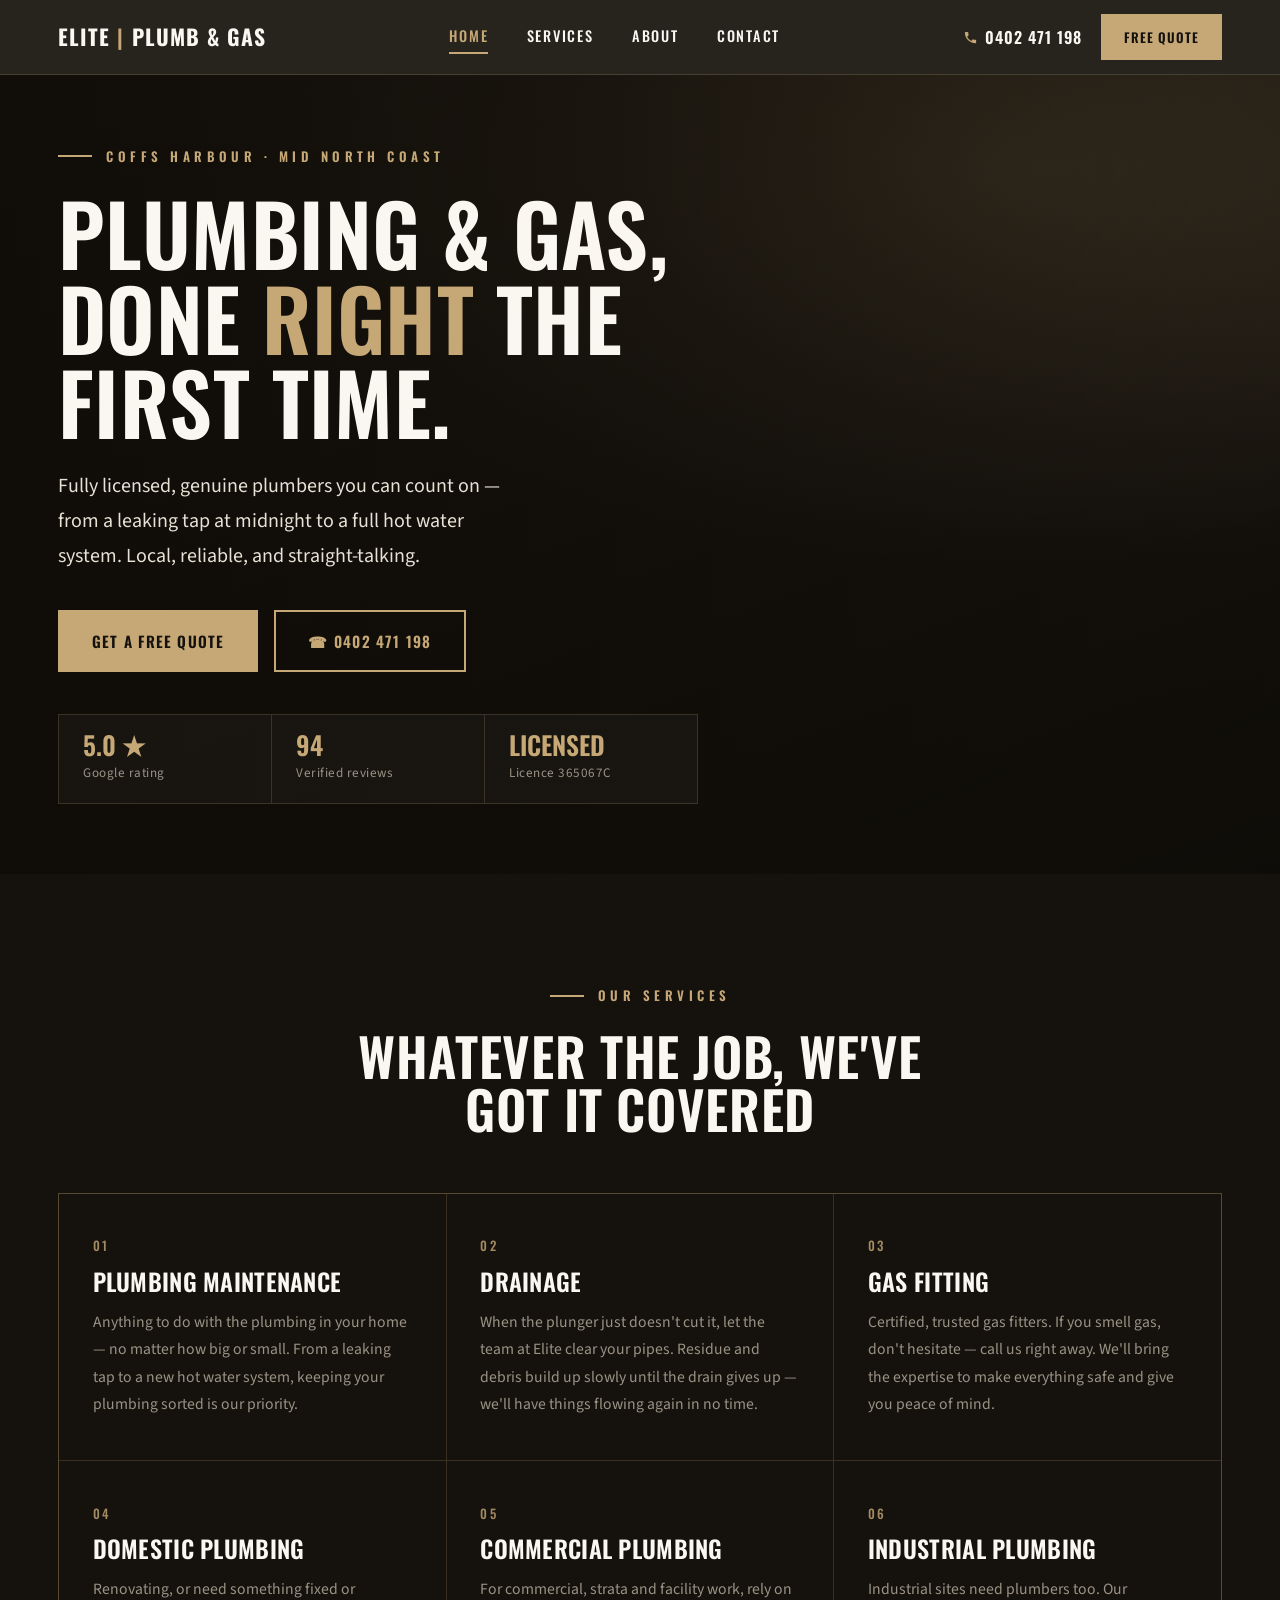
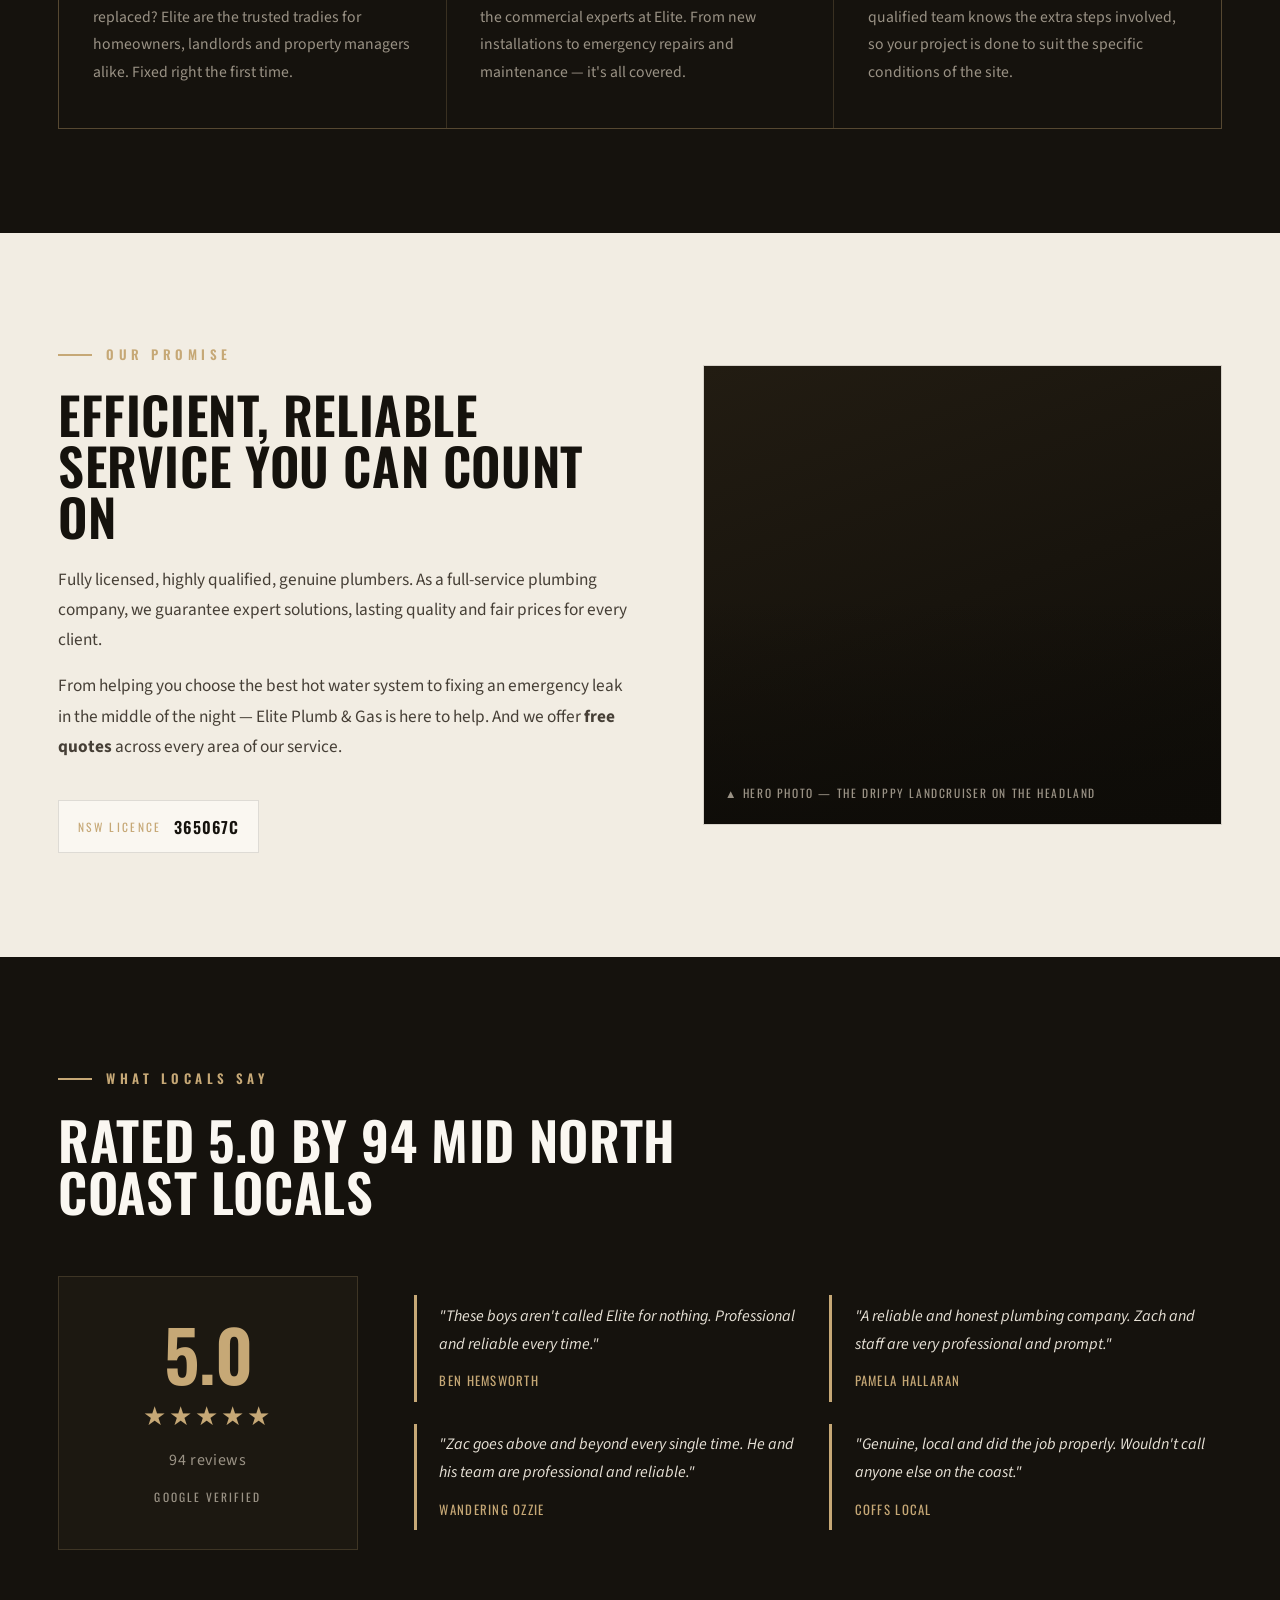
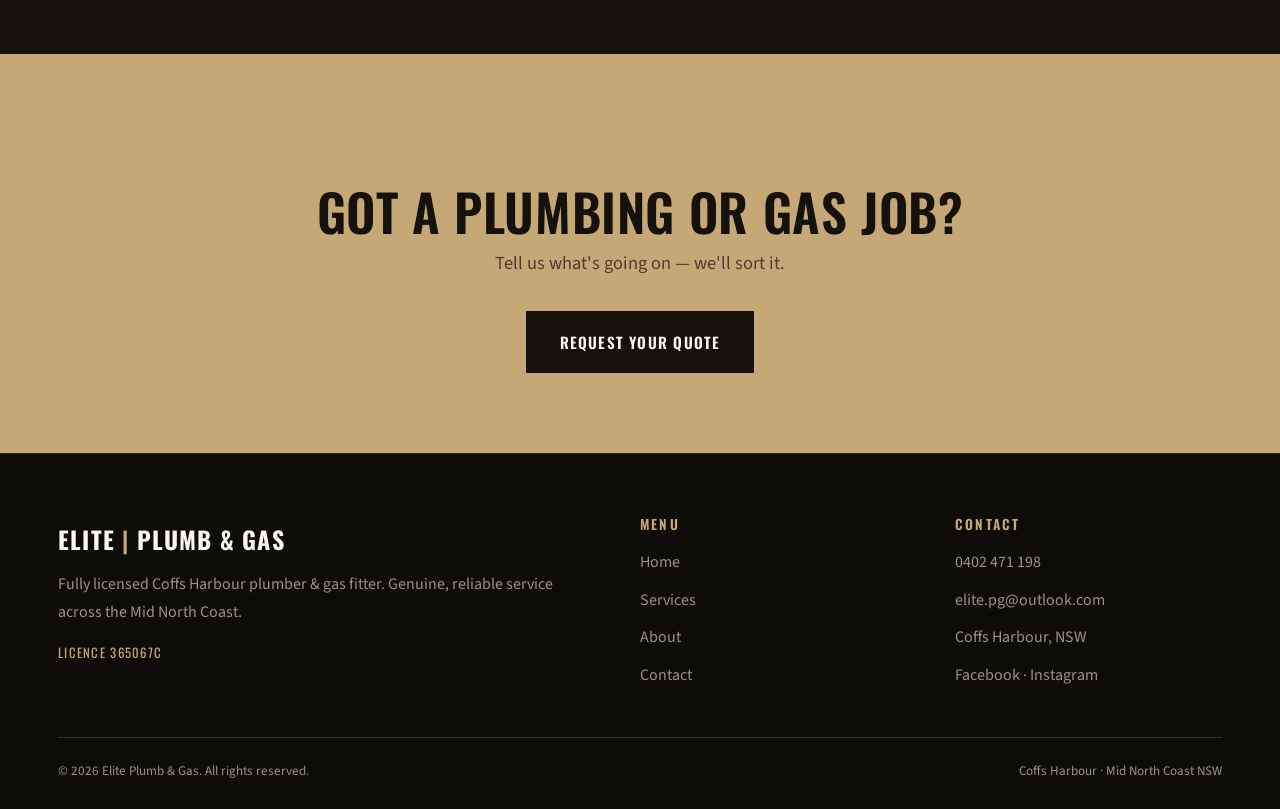
<file: index.html>
<!DOCTYPE html>
<html lang="en">
<head>
<meta charset="UTF-8">
<meta name="viewport" content="width=device-width, initial-scale=1.0">
<title>Elite Plumb &amp; Gas — Coffs Harbour Plumber &amp; Gas Fitter</title>
<meta name="description" content="Fully licensed Coffs Harbour plumber &amp; gas fitter. Genuine, reliable service across the Mid North Coast. 5.0★ from 94 reviews. Free quotes. Licence 365067C.">
<meta name="theme-color" content="#15120D">
<link rel="preconnect" href="https://fonts.googleapis.com">
<link rel="preconnect" href="https://fonts.gstatic.com" crossorigin>
<link href="https://fonts.googleapis.com/css2?family=Oswald:wght@400;500;600;700&family=Source+Sans+3:ital,wght@0,400;0,500;0,600;1,400&display=swap" rel="stylesheet">
<style>
    *{margin:0;padding:0;box-sizing:border-box}

    :root{
        --ink:#15120D;         /* warm near-black */
        --ink-2:#1C1811;       /* panel */
        --ink-3:#252016;       /* lifted panel */
        --sand:#C6A876;        /* signature gold/sand accent */
        --sand-2:#DcC49A;      /* brighter sand for hover */
        --bone:#F2EDE3;        /* warm cream for light sections */
        --paper:#FAF7F1;       /* lightest */
        --grey-d:#9A9285;      /* body text on dark */
        --ink-body:#463F36;    /* body text on light */
        --hair-d:rgba(198,168,118,.20); /* sand hairline on dark */
        --hair-l:rgba(21,18,13,.12);    /* hairline on light */
        --white:#ffffff;
        --shadow:0 24px 60px rgba(0,0,0,.35);

        /* --- Photo slots: paste an image URL between the url('') to drop in real photos --- */
        --hero-photo:url('');
        --promise-photo:url('');
        --about-photo:url('');
    }

    html{scroll-behavior:smooth}
    body{
        font-family:'Source Sans 3',-apple-system,BlinkMacSystemFont,sans-serif;
        color:var(--ink-body);
        background:var(--paper);
        line-height:1.75;
        -webkit-font-smoothing:antialiased;
    }
    .wrap{max-width:1220px;margin:0 auto;padding:0 28px}

    /* ---------- Type ---------- */
    h1,h2,h3,h4,.display{
        font-family:'Oswald',sans-serif;
        text-transform:uppercase;
        font-weight:600;
        letter-spacing:.012em;
        line-height:1;
        color:var(--ink);
    }
    p{margin-bottom:1rem}
    a{color:inherit}

    /* Eyebrow — the signature structural label (from their OUR SERVICES / OUR PROMISE motif) */
    .eyebrow{
        font-family:'Oswald',sans-serif;
        text-transform:uppercase;
        font-weight:600;
        font-size:.82rem;
        letter-spacing:.34em;
        color:var(--sand);
        display:inline-flex;
        align-items:center;
        gap:.9rem;
        margin-bottom:1.4rem;
    }
    .eyebrow::before{content:"";width:34px;height:2px;background:var(--sand);display:inline-block}
    .eyebrow.center{justify-content:center}

    /* ---------- Buttons ---------- */
    .btn{
        display:inline-flex;align-items:center;gap:.6rem;
        font-family:'Oswald',sans-serif;text-transform:uppercase;
        font-weight:600;letter-spacing:.08em;font-size:.95rem;
        padding:1rem 2rem;text-decoration:none;cursor:pointer;border:2px solid var(--sand);
        transition:transform .25s ease,background .25s ease,color .25s ease,box-shadow .25s ease;
        white-space:nowrap;
    }
    .btn-primary{background:var(--sand);color:var(--ink)}
    .btn-primary:hover{background:var(--sand-2);border-color:var(--sand-2);transform:translateY(-3px);box-shadow:0 14px 30px rgba(198,168,118,.28)}
    .btn-ghost{background:transparent;color:var(--sand)}
    .btn-ghost:hover{background:var(--sand);color:var(--ink);transform:translateY(-3px)}
    .btn-dark{background:var(--ink);color:var(--paper);border-color:var(--ink)}
    .btn-dark:hover{background:#000;transform:translateY(-3px)}

    /* ---------- Nav ---------- */
    .nav{position:sticky;top:0;z-index:200;background:rgba(21,18,13,.92);backdrop-filter:blur(12px);border-bottom:1px solid var(--hair-d)}
    .nav .wrap{display:flex;align-items:center;justify-content:space-between;gap:1.5rem;height:74px}
    .brand{display:flex;align-items:baseline;gap:.5rem;cursor:pointer;text-decoration:none;flex-shrink:0}
    .brand .mark{font-family:'Oswald',sans-serif;font-weight:700;text-transform:uppercase;letter-spacing:.05em;font-size:1.35rem;color:var(--paper);white-space:nowrap}
    .brand .mark b{color:var(--sand);font-weight:700}
    .brand .sub{font-family:'Oswald',sans-serif;font-weight:400;text-transform:uppercase;letter-spacing:.28em;font-size:.6rem;color:var(--grey-d)}
    .nav-links{display:flex;list-style:none;gap:2.4rem}
    .nav-links a{
        font-family:'Oswald',sans-serif;text-transform:uppercase;font-weight:500;
        letter-spacing:.12em;font-size:.9rem;color:var(--paper);text-decoration:none;
        padding:.4rem 0;position:relative;cursor:pointer;transition:color .25s
    }
    .nav-links a::after{content:"";position:absolute;left:0;bottom:-2px;height:2px;width:0;background:var(--sand);transition:width .3s}
    .nav-links a:hover,.nav-links a.on{color:var(--sand)}
    .nav-links a:hover::after,.nav-links a.on::after{width:100%}
    .nav-cta{display:flex;align-items:center;gap:1.2rem}
    .nav-phone{display:inline-flex;align-items:center;gap:.45rem;font-family:'Oswald',sans-serif;font-weight:600;letter-spacing:.06em;color:var(--paper);text-decoration:none;font-size:1rem}
    .nav-phone .ph{color:var(--sand);flex-shrink:0}
    .nav-quote{padding:.6rem 1.3rem;font-size:.82rem}
    .burger{display:none;flex-direction:column;gap:5px;background:none;border:0;cursor:pointer;padding:6px}
    .burger span{width:26px;height:2px;background:var(--paper);display:block;transition:.3s}

    /* ---------- Page switching ---------- */
    .page{display:none}
    .page.active{display:block;animation:fade .5s ease}
    @keyframes fade{from{opacity:0;transform:translateY(8px)}to{opacity:1;transform:none}}

    /* ---------- Hero ---------- */
    .hero{position:relative;background:var(--ink);color:var(--paper);overflow:hidden}
    .hero-media{
        position:absolute;inset:0;z-index:0;
        /* real photo layers ON TOP of the fallback coastal-dusk gradient */
        background-image:var(--hero-photo), linear-gradient(160deg,#221c12 0%,#15120D 60%,#0e0c08 100%);
        background-size:cover,cover;background-position:center 30%,center;background-repeat:no-repeat;
    }
    /* sand glow + darkening scrim — semi-transparent so a real photo still reads through */
    .hero-media::before{
        content:"";position:absolute;inset:0;
        background:radial-gradient(120% 90% at 80% 12%, rgba(198,168,118,.22), transparent 55%);
    }
    .hero-media::after{
        content:"";position:absolute;inset:0;
        background:linear-gradient(90deg, rgba(15,12,8,.90) 0%, rgba(15,12,8,.68) 45%, rgba(15,12,8,.25) 100%);
    }
    .hero .wrap{position:relative;z-index:2;min-height:640px;display:flex;flex-direction:column;justify-content:center;padding-top:70px;padding-bottom:70px}
    .hero h1{color:var(--paper);font-size:clamp(2.9rem,6.6vw,5.8rem);max-width:15ch;letter-spacing:.005em}
    .hero h1 em{color:var(--sand);font-style:normal}
    .hero-lead{font-size:1.25rem;max-width:46ch;margin:1.6rem 0 2.2rem;color:#E7E1D6}
    .hero-actions{display:flex;gap:1rem;flex-wrap:wrap;margin-bottom:2.6rem}
    .hero-trust{display:flex;flex-wrap:wrap;gap:0;border:1px solid var(--hair-d);max-width:640px;background:rgba(255,255,255,.03)}
    .hero-trust .cell{padding:1.1rem 1.5rem;flex:1;min-width:150px;border-right:1px solid var(--hair-d)}
    .hero-trust .cell:last-child{border-right:0}
    .hero-trust .big{font-family:'Oswald',sans-serif;font-weight:600;font-size:1.6rem;color:var(--sand);line-height:1;text-transform:uppercase}
    .hero-trust .lbl{font-size:.82rem;letter-spacing:.04em;color:var(--grey-d);margin-top:.25rem}
    .stars{color:var(--sand);letter-spacing:.12em}

    /* ---------- Section frames ---------- */
    .section{padding:6.5rem 0}
    .section-dark{background:var(--ink);color:var(--paper)}
    .section-dark h2,.section-dark h3{color:var(--paper)}
    .section-dark p{color:var(--grey-d)}
    .section-bone{background:var(--bone)}
    .section-head{max-width:620px;margin-bottom:3.6rem}
    .section-head h2{font-size:clamp(2rem,4.4vw,3.3rem)}
    .section-head.center{margin-left:auto;margin-right:auto;text-align:center}

    /* ---------- Services grid (home) ---------- */
    .svc-grid{display:grid;grid-template-columns:repeat(3,1fr);gap:1px;background:var(--hair-d);border:1px solid var(--hair-d)}
    .svc{background:var(--ink);padding:2.6rem 2.1rem;position:relative;transition:background .35s ease}
    .svc::before{content:"";position:absolute;top:0;left:0;width:0;height:3px;background:var(--sand);transition:width .4s ease}
    .svc:hover{background:var(--ink-3)}
    .svc:hover::before{width:100%}
    .svc .no{font-family:'Oswald',sans-serif;font-weight:500;color:var(--sand);font-size:.8rem;letter-spacing:.2em;opacity:.8}
    .svc h3{color:var(--paper);font-size:1.5rem;margin:.7rem 0 1rem}
    .svc p{color:var(--grey-d);font-size:.98rem;margin:0}

    /* ---------- Promise (split) ---------- */
    .split{display:grid;grid-template-columns:1.05fr .95fr;gap:4.5rem;align-items:center}
    .promise-copy p{font-size:1.08rem;color:var(--ink-body)}
    .licence{display:inline-flex;align-items:center;gap:.8rem;margin-top:1.4rem;padding:.7rem 1.2rem;border:1px solid var(--hair-l);background:var(--paper)}
    .licence .k{font-family:'Oswald',sans-serif;text-transform:uppercase;letter-spacing:.2em;font-size:.72rem;color:var(--sand)}
    .licence .v{font-family:'Oswald',sans-serif;font-weight:600;letter-spacing:.05em;color:var(--ink)}
    .media-frame{
        position:relative;min-height:460px;border:1px solid var(--hair-l);overflow:hidden;
        background-image:var(--promise-photo), linear-gradient(160deg,#221c12,#0e0c08);
        background-size:cover,cover;background-position:center,center;background-repeat:no-repeat;
    }
    .media-frame.about-frame{background-image:var(--about-photo), linear-gradient(160deg,#221c12,#0e0c08)}
    .media-frame::after,.srow-media::after{
        content:attr(data-label);position:absolute;left:0;right:0;bottom:0;
        display:flex;align-items:flex-end;padding:1.3rem;min-height:40%;
        color:var(--grey-d);font-family:'Oswald',sans-serif;text-transform:uppercase;
        letter-spacing:.14em;font-size:.72rem;
        background:linear-gradient(to top, rgba(14,12,8,.85), transparent);
    }

    /* ---------- Reviews ---------- */
    .rev-top{display:grid;grid-template-columns:300px 1fr;gap:3.5rem;align-items:center}
    .rev-score{border:1px solid var(--hair-d);padding:2.6rem 2rem;text-align:center;background:var(--ink-2)}
    .rev-score .num{font-family:'Oswald',sans-serif;font-weight:600;font-size:4.4rem;color:var(--sand);line-height:1}
    .rev-score .st{font-size:1.6rem;margin:.4rem 0}
    .rev-score .ct{color:var(--grey-d);letter-spacing:.04em}
    .rev-score .src{font-family:'Oswald',sans-serif;text-transform:uppercase;letter-spacing:.18em;font-size:.72rem;color:var(--grey-d);margin-top:.8rem}
    .rev-list{display:grid;grid-template-columns:1fr 1fr;gap:1.4rem}
    .quote{border-left:3px solid var(--sand);padding:.4rem 0 .4rem 1.4rem}
    .quote p{color:#E7E1D6;font-style:italic;margin-bottom:.6rem}
    .quote cite{font-family:'Oswald',sans-serif;font-style:normal;text-transform:uppercase;letter-spacing:.1em;font-size:.8rem;color:var(--sand)}

    /* ---------- CTA band ---------- */
    .band{background:var(--sand);color:var(--ink);text-align:center;padding:5rem 0}
    .band h2{color:var(--ink);font-size:clamp(2rem,4.6vw,3.2rem);margin-bottom:.6rem}
    .band p{color:#4a3f28;font-size:1.15rem;margin-bottom:2rem}
    .band .btn-dark{border-color:var(--ink)}

    /* ---------- Page header (inner pages) ---------- */
    .phead{background:var(--ink);color:var(--paper);padding:5.5rem 0 4.5rem;border-bottom:1px solid var(--hair-d)}
    .phead h1{color:var(--paper);font-size:clamp(2.4rem,5vw,4rem)}
    .phead p{color:var(--grey-d);font-size:1.2rem;max-width:52ch;margin-top:1rem}

    /* ---------- Detailed service rows ---------- */
    .srow{display:grid;grid-template-columns:1fr 1fr;gap:4rem;align-items:center;padding:4.5rem 0;border-bottom:1px solid var(--hair-l)}
    .srow:last-child{border-bottom:0}
    .srow.flip .srow-media{order:-1}
    .srow h2{font-size:clamp(1.8rem,3.6vw,2.6rem);margin-bottom:1.2rem}
    .srow-list{list-style:none;margin:1.4rem 0}
    .srow-list li{position:relative;padding:.55rem 0 .55rem 1.8rem;border-bottom:1px solid var(--hair-l);color:var(--ink-body)}
    .srow-list li::before{content:"→";position:absolute;left:0;color:var(--sand);font-weight:700}
    .srow-media{min-height:340px;border:1px solid var(--hair-l);position:relative;background-image:linear-gradient(160deg,#221c12,#0e0c08);background-size:cover;background-position:center}

    /* ---------- Values / stats / team ---------- */
    .grid3{display:grid;grid-template-columns:repeat(3,1fr);gap:1.6rem}
    .vcard{background:var(--paper);border-top:3px solid var(--sand);padding:2.2rem 2rem}
    .vcard h3{font-size:1.35rem;margin-bottom:.7rem}
    .vcard p{margin:0}
    .stats{background:var(--ink);color:var(--paper);display:grid;grid-template-columns:repeat(3,1fr)}
    .stats .st{padding:3rem 1rem;text-align:center;border-right:1px solid var(--hair-d)}
    .stats .st:last-child{border-right:0}
    .stats .n{font-family:'Oswald',sans-serif;font-weight:600;font-size:3rem;color:var(--sand);line-height:1}
    .stats .l{color:var(--grey-d);letter-spacing:.06em;margin-top:.5rem;text-transform:uppercase;font-size:.8rem;font-family:'Oswald',sans-serif}
    .team{display:grid;grid-template-columns:1fr 1fr;gap:2rem}
    .tmember{display:grid;grid-template-columns:130px 1fr;gap:1.6rem;align-items:center;background:var(--paper);border:1px solid var(--hair-l);padding:1.6rem}
    .tphoto{width:130px;height:130px;background:var(--ink);position:relative}
    .tphoto::after{content:"PHOTO";position:absolute;inset:0;display:flex;align-items:center;justify-content:center;color:var(--grey-d);font-family:'Oswald',sans-serif;letter-spacing:.2em;font-size:.65rem}
    .tmember h3{font-size:1.4rem}
    .tmember .role{font-family:'Oswald',sans-serif;text-transform:uppercase;letter-spacing:.12em;font-size:.78rem;color:var(--sand);margin:.2rem 0 .6rem}
    .tmember p{font-size:.95rem;margin:0}

    /* ---------- Contact ---------- */
    .cgrid{display:grid;grid-template-columns:1.4fr 1fr;gap:3rem}
    .form{background:var(--bone);padding:2.6rem;border:1px solid var(--hair-l)}
    .frow{margin-bottom:1.3rem}
    .frow label{display:block;font-family:'Oswald',sans-serif;text-transform:uppercase;letter-spacing:.1em;font-size:.78rem;color:var(--ink);margin-bottom:.5rem}
    .frow input,.frow select,.frow textarea{
        width:100%;padding:.9rem 1rem;border:1px solid var(--hair-l);background:var(--paper);
        font-family:inherit;font-size:1rem;color:var(--ink-body);transition:border .25s,box-shadow .25s
    }
    .frow input:focus,.frow select:focus,.frow textarea:focus{outline:none;border-color:var(--sand);box-shadow:0 0 0 3px rgba(198,168,118,.18)}
    .frow.check{display:flex;align-items:center;gap:.7rem}
    .frow.check input{width:auto}
    .frow.check label{margin:0;text-transform:none;letter-spacing:0;font-family:'Source Sans 3',sans-serif;font-size:.92rem;color:var(--ink-body)}
    .submit{width:100%;justify-content:center}
    .fstatus{margin-top:1rem;padding:1rem;text-align:center;display:none;font-size:.95rem}
    .fstatus.ok{display:block;background:rgba(198,168,118,.14);border:1px solid var(--sand);color:#6b5a34}
    .fstatus.err{display:block;background:rgba(180,50,50,.08);border:1px solid #b43232;color:#b43232}
    .cinfo{background:var(--ink);color:var(--paper);padding:2.6rem}
    .cinfo h3{color:var(--paper);font-size:1.5rem;margin-bottom:1.8rem}
    .cblock{padding:1.3rem 0;border-bottom:1px solid var(--hair-d)}
    .cblock:last-child{border-bottom:0}
    .cblock .k{font-family:'Oswald',sans-serif;text-transform:uppercase;letter-spacing:.14em;font-size:.74rem;color:var(--sand);margin-bottom:.4rem}
    .cblock a{color:var(--paper);text-decoration:none}
    .cblock a:hover{color:var(--sand)}
    .cblock .tiny{color:var(--grey-d);font-size:.85rem;font-style:italic}

    .faq-grid{display:grid;grid-template-columns:1fr 1fr;gap:1.4rem}
    .faq{border-left:3px solid var(--sand);padding:.3rem 0 .3rem 1.4rem}
    .faq h4{font-size:1.15rem;margin-bottom:.5rem}
    .faq p{font-size:.95rem;margin:0}

    /* ---------- Footer ---------- */
    footer{background:#0e0c08;color:var(--grey-d);padding:4rem 0 1.6rem;border-top:1px solid var(--hair-d)}
    .fcols{display:grid;grid-template-columns:2fr 1fr 1fr;gap:3rem;margin-bottom:2.4rem}
    .fcols .mark{font-family:'Oswald',sans-serif;font-weight:700;text-transform:uppercase;letter-spacing:.05em;font-size:1.5rem;color:var(--paper);margin-bottom:.6rem}
    .fcols .mark b{color:var(--sand)}
    .fcols h4{color:var(--sand);font-size:.85rem;letter-spacing:.16em;margin-bottom:1rem}
    .fcols ul{list-style:none}
    .fcols li{margin-bottom:.6rem}
    .fcols a{color:var(--grey-d);text-decoration:none;cursor:pointer}
    .fcols a:hover{color:var(--sand)}
    .fbar{border-top:1px solid var(--hair-d);padding-top:1.4rem;display:flex;justify-content:space-between;flex-wrap:wrap;gap:.6rem;font-size:.82rem}

    /* ---------- Responsive ---------- */
    @media(max-width:900px){
        .nav-links{display:none}
        .burger{display:flex}
        .nav .wrap{gap:1rem;padding:0 18px}
        .brand .mark{font-size:1.2rem}
        .nav-cta{gap:.8rem}
        /* icon-only tap-to-call keeps the full wordmark roomy; number is large in the hero */
        .nav-phone{padding:.55rem .7rem;border:1px solid var(--sand)}
        .nav-phone .ph{width:18px;height:18px}
        .nav-phone .pnum{display:none}
        .nav-quote{display:none}
        .nav-links.open{display:flex;position:absolute;top:74px;left:0;right:0;flex-direction:column;background:var(--ink);padding:1.4rem 28px;gap:1.2rem;border-bottom:1px solid var(--hair-d)}
        .split,.rev-top,.rev-list,.srow,.grid3,.stats,.team,.cgrid,.faq-grid,.fcols{grid-template-columns:1fr}
        .svc-grid{grid-template-columns:1fr}
        .srow.flip .srow-media{order:0}
        .stats .st{border-right:0;border-bottom:1px solid var(--hair-d)}
        .rev-top{gap:2rem}
        .section{padding:4.5rem 0}
        .tmember{grid-template-columns:1fr}
        .tphoto{width:100%;height:180px}
    }
    @media(max-width:420px){
        .brand .mark{font-size:1.08rem}
        .hero .wrap{min-height:560px}
    }
    @media(prefers-reduced-motion:reduce){
        *{animation:none!important;transition:none!important;scroll-behavior:auto!important}
    }
    :focus-visible{outline:2px solid var(--sand);outline-offset:3px}
</style>
</head>
<body>

<nav class="nav">
    <div class="wrap">
        <a class="brand" onclick="go('home')">
            <span class="mark">ELITE <b>|</b> PLUMB &amp; GAS</span>
        </a>
        <ul class="nav-links" id="navlinks">
            <li><a class="nav-home on" onclick="go('home')">Home</a></li>
            <li><a class="nav-services" onclick="go('services')">Services</a></li>
            <li><a class="nav-about" onclick="go('about')">About</a></li>
            <li><a class="nav-contact" onclick="go('contact')">Contact</a></li>
        </ul>
        <div class="nav-cta">
            <a class="nav-phone" href="tel:0402471198" aria-label="Call 0402 471 198"><svg class="ph" viewBox="0 0 24 24" width="15" height="15" aria-hidden="true"><path fill="currentColor" d="M6.6 10.8c1.4 2.8 3.8 5.2 6.6 6.6l2.2-2.2c.3-.3.7-.4 1-.2 1.1.4 2.3.6 3.6.6.6 0 1 .4 1 1V20c0 .6-.4 1-1 1C10.6 21 3 13.4 3 4c0-.6.4-1 1-1h3.4c.6 0 1 .4 1 1 0 1.3.2 2.5.6 3.6.1.4 0 .8-.3 1z"/></svg><span class="pnum">0402 471 198</span></a>
            <a class="btn btn-primary nav-quote" onclick="go('contact')">Free Quote</a>
            <button class="burger" id="burger" aria-label="Menu"><span></span><span></span><span></span></button>
        </div>
    </div>
</nav>

<!-- ================= HOME ================= -->
<div id="home-page" class="page active">

    <header class="hero">
        <div class="hero-media"></div>
        <div class="wrap">
            <span class="eyebrow">Coffs Harbour · Mid North Coast</span>
            <h1>Plumbing &amp; gas, done <em>right</em> the first time.</h1>
            <p class="hero-lead">Fully licensed, genuine plumbers you can count on — from a leaking tap at midnight to a full hot water system. Local, reliable, and straight-talking.</p>
            <div class="hero-actions">
                <a class="btn btn-primary" onclick="go('contact')">Get a free quote</a>
                <a class="btn btn-ghost" href="tel:0402471198">☎ 0402 471 198</a>
            </div>
            <div class="hero-trust">
                <div class="cell">
                    <div class="big">5.0 <span class="stars">★</span></div>
                    <div class="lbl">Google rating</div>
                </div>
                <div class="cell">
                    <div class="big">94</div>
                    <div class="lbl">Verified reviews</div>
                </div>
                <div class="cell">
                    <div class="big">Licensed</div>
                    <div class="lbl">Licence 365067C</div>
                </div>
            </div>
        </div>
    </header>

    <!-- Services -->
    <section class="section section-dark">
        <div class="wrap">
            <div class="section-head center">
                <span class="eyebrow center">Our Services</span>
                <h2>Whatever the job, we've got it covered</h2>
            </div>
            <div class="svc-grid">
                <div class="svc">
                    <div class="no">01</div>
                    <h3>Plumbing Maintenance</h3>
                    <p>Anything to do with the plumbing in your home — no matter how big or small. From a leaking tap to a new hot water system, keeping your plumbing sorted is our priority.</p>
                </div>
                <div class="svc">
                    <div class="no">02</div>
                    <h3>Drainage</h3>
                    <p>When the plunger just doesn't cut it, let the team at Elite clear your pipes. Residue and debris build up slowly until the drain gives up — we'll have things flowing again in no time.</p>
                </div>
                <div class="svc">
                    <div class="no">03</div>
                    <h3>Gas Fitting</h3>
                    <p>Certified, trusted gas fitters. If you smell gas, don't hesitate — call us right away. We'll bring the expertise to make everything safe and give you peace of mind.</p>
                </div>
                <div class="svc">
                    <div class="no">04</div>
                    <h3>Domestic Plumbing</h3>
                    <p>Renovating, or need something fixed or replaced? Elite are the trusted tradies for homeowners, landlords and property managers alike. Fixed right the first time.</p>
                </div>
                <div class="svc">
                    <div class="no">05</div>
                    <h3>Commercial Plumbing</h3>
                    <p>For commercial, strata and facility work, rely on the commercial experts at Elite. From new installations to emergency repairs and maintenance — it's all covered.</p>
                </div>
                <div class="svc">
                    <div class="no">06</div>
                    <h3>Industrial Plumbing</h3>
                    <p>Industrial sites need plumbers too. Our qualified team knows the extra steps involved, so your project is done to suit the specific conditions of the site.</p>
                </div>
            </div>
        </div>
    </section>

    <!-- Promise -->
    <section class="section section-bone">
        <div class="wrap split">
            <div class="promise-copy">
                <span class="eyebrow">Our Promise</span>
                <h2 style="font-size:clamp(2rem,4.4vw,3.2rem);margin-bottom:1.4rem">Efficient, reliable service you can count on</h2>
                <p>Fully licensed, highly qualified, genuine plumbers. As a full-service plumbing company, we guarantee expert solutions, lasting quality and fair prices for every client.</p>
                <p>From helping you choose the best hot water system to fixing an emergency leak in the middle of the night — Elite Plumb &amp; Gas is here to help. And we offer <strong>free quotes</strong> across every area of our service.</p>
                <span class="licence"><span class="k">NSW Licence</span><span class="v">365067C</span></span>
            </div>
            <div class="media-frame" data-label="▲ Hero photo — the DRIPPY LandCruiser on the headland"></div>
        </div>
    </section>

    <!-- Reviews -->
    <section class="section section-dark">
        <div class="wrap">
            <div class="section-head"><span class="eyebrow">What locals say</span><h2>Rated 5.0 by 94 Mid North Coast locals</h2></div>
            <div class="rev-top">
                <div class="rev-score">
                    <div class="num">5.0</div>
                    <div class="st stars">★★★★★</div>
                    <div class="ct">94 reviews</div>
                    <div class="src">Google Verified</div>
                </div>
                <div class="rev-list">
                    <div class="quote"><p>"These boys aren't called Elite for nothing. Professional and reliable every time."</p><cite>Ben Hemsworth</cite></div>
                    <div class="quote"><p>"A reliable and honest plumbing company. Zach and staff are very professional and prompt."</p><cite>Pamela Hallaran</cite></div>
                    <div class="quote"><p>"Zac goes above and beyond every single time. He and his team are professional and reliable."</p><cite>Wandering Ozzie</cite></div>
                    <div class="quote"><p>"Genuine, local and did the job properly. Wouldn't call anyone else on the coast."</p><cite>Coffs local</cite></div>
                </div>
            </div>
        </div>
    </section>

    <section class="band">
        <div class="wrap">
            <span class="eyebrow center">Free, no-obligation quote</span>
            <h2>Got a plumbing or gas job?</h2>
            <p>Tell us what's going on — we'll sort it.</p>
            <a class="btn btn-dark" onclick="go('contact')">Request your quote</a>
        </div>
    </section>
</div>

<!-- ================= SERVICES ================= -->
<div id="services-page" class="page">
    <div class="phead"><div class="wrap"><span class="eyebrow">Our Services</span><h1>Full-service plumbing &amp; gas</h1><p>Residential, commercial and industrial work across Coffs Harbour and the Mid North Coast.</p></div></div>
    <section class="section section-bone">
        <div class="wrap">
            <div class="srow">
                <div>
                    <h2>Plumbing Maintenance</h2>
                    <p>Anything to do with the plumbing in your home, we're happy to come out and investigate. No matter how big or small the job, keeping your plumbing maintained is our priority.</p>
                    <ul class="srow-list">
                        <li>Leaking taps &amp; fixtures</li>
                        <li>Hot water system supply &amp; install</li>
                        <li>Toilet repairs &amp; replacements</li>
                        <li>Pipe repair &amp; replacement</li>
                        <li>General maintenance &amp; inspections</li>
                    </ul>
                    <a class="btn btn-dark" onclick="go('contact')">Request a quote</a>
                </div>
                <div class="srow-media" data-label="Photo — Zach on the tools"></div>
            </div>

            <div class="srow flip">
                <div>
                    <h2>Drainage</h2>
                    <p>When the plunger just doesn't quite cut it, let the team at Elite clear your pipes. Build-ups of residue and debris form slowly over time until one day the drain simply stops. We'll have your drains and toilets flowing in no time.</p>
                    <ul class="srow-list">
                        <li>Blocked drain clearing</li>
                        <li>CCTV drain inspections</li>
                        <li>Drain repair &amp; relining</li>
                        <li>Stormwater management</li>
                        <li>Emergency drainage repairs</li>
                    </ul>
                    <a class="btn btn-dark" onclick="go('contact')">Request a quote</a>
                </div>
                <div class="srow-media" data-label="Photo — drainage / CCTV job"></div>
            </div>

            <div class="srow">
                <div>
                    <h2>Gas Fitting</h2>
                    <p>Elite Plumb &amp; Gas are certified and trusted gas fitters. If you smell gas, please don't hesitate to call us straight away. We provide our expertise to ensure safety from all potential gas problems, easing your peace of mind.</p>
                    <ul class="srow-list">
                        <li>Gas cooktop &amp; oven installation</li>
                        <li>Gas heating systems</li>
                        <li>Gas leak detection &amp; repair</li>
                        <li>BBQ &amp; outdoor connections</li>
                        <li>Compliance &amp; safety checks</li>
                    </ul>
                    <a class="btn btn-dark" onclick="go('contact')">Request a quote</a>
                </div>
                <div class="srow-media" data-label="Photo — gas install"></div>
            </div>

            <div class="srow flip">
                <div>
                    <h2>Domestic, Commercial &amp; Industrial</h2>
                    <p>Looking to renovate, or need something fixed or replaced? Elite are the trusted tradies for homeowners, landlords and property managers. For commercial, strata and facility needs — and full industrial sites — our qualified team is right for any job, done to suit the conditions.</p>
                    <ul class="srow-list">
                        <li>Renovations &amp; new installations</li>
                        <li>Landlord &amp; property manager work</li>
                        <li>Commercial &amp; strata maintenance</li>
                        <li>Industrial site plumbing</li>
                        <li>Emergency repairs</li>
                    </ul>
                    <a class="btn btn-dark" onclick="go('contact')">Request a quote</a>
                </div>
                <div class="srow-media" data-label="Photo — commercial / industrial site"></div>
            </div>
        </div>
    </section>
    <section class="band">
        <div class="wrap"><span class="eyebrow center">Free quotes, every service</span><h2>Not sure what you need?</h2><p>Give us a call and we'll point you the right way.</p><a class="btn btn-dark" href="tel:0402471198">☎ 0402 471 198</a></div>
    </section>
</div>

<!-- ================= ABOUT ================= -->
<div id="about-page" class="page">
    <div class="phead"><div class="wrap"><span class="eyebrow">About Elite</span><h1>Coffs Harbour plumber &amp; gas fitter</h1><p>Local, licensed and genuinely on your side across the Mid North Coast.</p></div></div>
    <section class="section section-bone">
        <div class="wrap split">
            <div>
                <span class="eyebrow">The team</span>
                <h2 style="font-size:clamp(2rem,4.2vw,3rem);margin-bottom:1.4rem">Zach &amp; the crew</h2>
                <p>Elite Plumb &amp; Gas is proud to offer professional and affordable services to the local area, servicing Coffs Harbour and the surrounding Mid North Coast.</p>
                <p>Customer satisfaction is our top priority, and Elite has earned a solid reputation as a local plumbing contractor on the coast. Zach and the team provide the highest quality, most professional plumbing and gas solutions — and we do it the way locals expect: honestly, and done right.</p>
                <span class="licence"><span class="k">NSW Licence</span><span class="v">365067C</span></span>
            </div>
            <div class="media-frame about-frame" data-label="Photo — Zach on the headland (portrait)"></div>
        </div>
    </section>

    <section class="section section-bone" style="padding-top:0">
        <div class="wrap">
            <div class="section-head"><span class="eyebrow">What we stand for</span><h2>The way we work</h2></div>
            <div class="grid3">
                <div class="vcard"><h3>Local First</h3><p>Coffs Harbour is home. We know the coast, and we're proud to look after the people who live here.</p></div>
                <div class="vcard"><h3>Done Right</h3><p>Fixed right the first time. We don't cut corners, and we back the work we do.</p></div>
                <div class="vcard"><h3>Straight-Talking</h3><p>No hidden fees, no jargon. We tell you what needs doing and what it'll cost — then we get on with it.</p></div>
            </div>
        </div>
    </section>

    <div class="stats">
        <div class="st"><div class="n">5.0★</div><div class="l">Google rating</div></div>
        <div class="st"><div class="n">94</div><div class="l">Verified reviews</div></div>
        <div class="st"><div class="n">365067C</div><div class="l">NSW licence</div></div>
    </div>

    <section class="band">
        <div class="wrap"><span class="eyebrow center">Ready when you are</span><h2>Let's get it sorted</h2><p>Reliable local plumbing &amp; gas, one call away.</p><a class="btn btn-dark" onclick="go('contact')">Get a free quote</a></div>
    </section>
</div>

<!-- ================= CONTACT ================= -->
<div id="contact-page" class="page">
    <div class="phead"><div class="wrap"><span class="eyebrow">Get in touch</span><h1>Request a free quote</h1><p>Fill in the form or call us directly. No obligation, no hard sell — just a straight answer.</p></div></div>
    <section class="section section-bone">
        <div class="wrap cgrid">
            <div class="form">
                <form id="quoteForm">
                    <div class="frow"><label for="name">Your name</label><input id="name" name="name" type="text" required></div>
                    <div class="frow"><label for="email">Email</label><input id="email" name="email" type="email" required></div>
                    <div class="frow"><label for="phone">Phone</label><input id="phone" name="phone" type="tel" required></div>
                    <div class="frow"><label for="address">Suburb</label><input id="address" name="address" type="text" placeholder="e.g. Coffs Harbour" required></div>
                    <div class="frow"><label for="service">Service needed</label>
                        <select id="service" name="service" required>
                            <option value="">Select a service</option>
                            <option>Plumbing Maintenance</option>
                            <option>Drainage</option>
                            <option>Gas Fitting</option>
                            <option>Domestic Plumbing</option>
                            <option>Commercial / Industrial</option>
                            <option>Not sure / other</option>
                        </select>
                    </div>
                    <div class="frow"><label for="description">What do you need done?</label><textarea id="description" name="description" rows="5" placeholder="Tell us what's going on..." required></textarea></div>
                    <div class="frow check"><input id="terms" type="checkbox" required><label for="terms">I'm happy to be contacted about my quote</label></div>
                    <button class="btn btn-primary submit" type="submit">Send my quote request</button>
                    <div id="fstatus" class="fstatus"></div>
                </form>
            </div>
            <div class="cinfo">
                <h3>Contact</h3>
                <div class="cblock"><div class="k">Phone</div><a href="tel:0402471198">0402 471 198</a><div class="tiny">Available for urgent callouts</div></div>
                <div class="cblock"><div class="k">Email</div><a href="mailto:elite.pg@outlook.com">elite.pg@outlook.com</a><div class="tiny">We reply within 24 hours</div></div>
                <div class="cblock"><div class="k">Service Area</div>Coffs Harbour &amp; the Mid North Coast</div>
                <div class="cblock"><div class="k">Licence</div>NSW 365067C</div>
                <div class="cblock"><div class="k">Follow</div><a href="https://facebook.com/eliteplumbgas" target="_blank" rel="noopener">Facebook</a> · <a href="https://instagram.com/elite.plumbgas" target="_blank" rel="noopener">Instagram</a></div>
            </div>
        </div>
    </section>
    <section class="section section-dark" style="padding-top:4rem">
        <div class="wrap">
            <div class="section-head"><span class="eyebrow">Good to know</span><h2>Common questions</h2></div>
            <div class="faq-grid">
                <div class="faq"><h4>How fast can you come out?</h4><p>For urgent issues, call 0402 471 198. For general jobs we reply to emails within 24 hours.</p></div>
                <div class="faq"><h4>Are quotes really free?</h4><p>Yes — free quotes across every area of our service, with no obligation.</p></div>
                <div class="faq"><h4>Do you do emergencies?</h4><p>We do. Middle-of-the-night leaks included — give us a call.</p></div>
                <div class="faq"><h4>Where do you work?</h4><p>Coffs Harbour and the surrounding Mid North Coast. Give us a call to confirm your area.</p></div>
            </div>
        </div>
    </section>
</div>

<footer>
    <div class="wrap">
        <div class="fcols">
            <div>
                <div class="mark">ELITE <b>|</b> PLUMB &amp; GAS</div>
                <p>Fully licensed Coffs Harbour plumber &amp; gas fitter. Genuine, reliable service across the Mid North Coast.</p>
                <p style="color:var(--sand);font-family:'Oswald',sans-serif;letter-spacing:.1em;font-size:.8rem;text-transform:uppercase">Licence 365067C</p>
            </div>
            <div>
                <h4>MENU</h4>
                <ul>
                    <li><a onclick="go('home')">Home</a></li>
                    <li><a onclick="go('services')">Services</a></li>
                    <li><a onclick="go('about')">About</a></li>
                    <li><a onclick="go('contact')">Contact</a></li>
                </ul>
            </div>
            <div>
                <h4>CONTACT</h4>
                <ul>
                    <li><a href="tel:0402471198">0402 471 198</a></li>
                    <li><a href="mailto:elite.pg@outlook.com">elite.pg@outlook.com</a></li>
                    <li>Coffs Harbour, NSW</li>
                    <li><a href="https://facebook.com/eliteplumbgas" target="_blank" rel="noopener">Facebook</a> · <a href="https://instagram.com/elite.plumbgas" target="_blank" rel="noopener">Instagram</a></li>
                </ul>
            </div>
        </div>
        <div class="fbar">
            <span>&copy; 2026 Elite Plumb &amp; Gas. All rights reserved.</span>
            <span>Coffs Harbour · Mid North Coast NSW</span>
        </div>
    </div>
</footer>

<script>
    function go(page){
        document.querySelectorAll('.page').forEach(p=>p.classList.remove('active'));
        document.getElementById(page+'-page').classList.add('active');
        document.querySelectorAll('.nav-links a').forEach(a=>a.classList.remove('on'));
        var link=document.querySelector('.nav-'+page); if(link) link.classList.add('on');
        document.getElementById('navlinks').classList.remove('open');
        window.scrollTo(0,0);
    }

    document.getElementById('burger').addEventListener('click',function(){
        document.getElementById('navlinks').classList.toggle('open');
    });

    var form=document.getElementById('quoteForm');
    if(form){form.addEventListener('submit',async function(e){
        e.preventDefault();
        var s=document.getElementById('fstatus');
        var btn=form.querySelector('.submit');
        var data={
            name:form.name.value,email:form.email.value,phone:form.phone.value,
            address:form.address.value,service:form.service.value,description:form.description.value,
            timestamp:new Date().toISOString()
        };
        btn.textContent='Sending...';btn.disabled=true;
        try{
            var r=await fetch('/api/send-email',{method:'POST',headers:{'Content-Type':'application/json'},body:JSON.stringify(data)});
            if(r.ok){show('✓ Quote request sent — we\'ll be in touch within 24 hours.','ok');form.reset();}
            else{show('✓ Request received. Please call 0402 471 198 to confirm your quote.','ok');form.reset();}
        }catch(err){
            show('✓ Request received. We\'ll contact you shortly at '+data.phone,'ok');form.reset();
        }finally{btn.textContent='Send my quote request';btn.disabled=false;}
    });}

    function show(msg,type){var s=document.getElementById('fstatus');s.textContent=msg;s.className='fstatus '+type;if(type==='err')setTimeout(function(){s.className='fstatus'},5000);}

    /* Scroll reveal for eyebrows/headings */
    if(!window.matchMedia('(prefers-reduced-motion: reduce)').matches){
        var io=new IntersectionObserver(function(entries){
            entries.forEach(function(en){if(en.isIntersecting){en.target.style.opacity=1;en.target.style.transform='none';io.unobserve(en.target);}});
        },{threshold:.12});
        document.querySelectorAll('.section-head, .svc, .quote, .vcard, .srow').forEach(function(el){
            el.style.opacity=0;el.style.transform='translateY(18px)';el.style.transition='opacity .6s ease, transform .6s ease';
            io.observe(el);
        });
    }
</script>
</body>
</html>
</file>
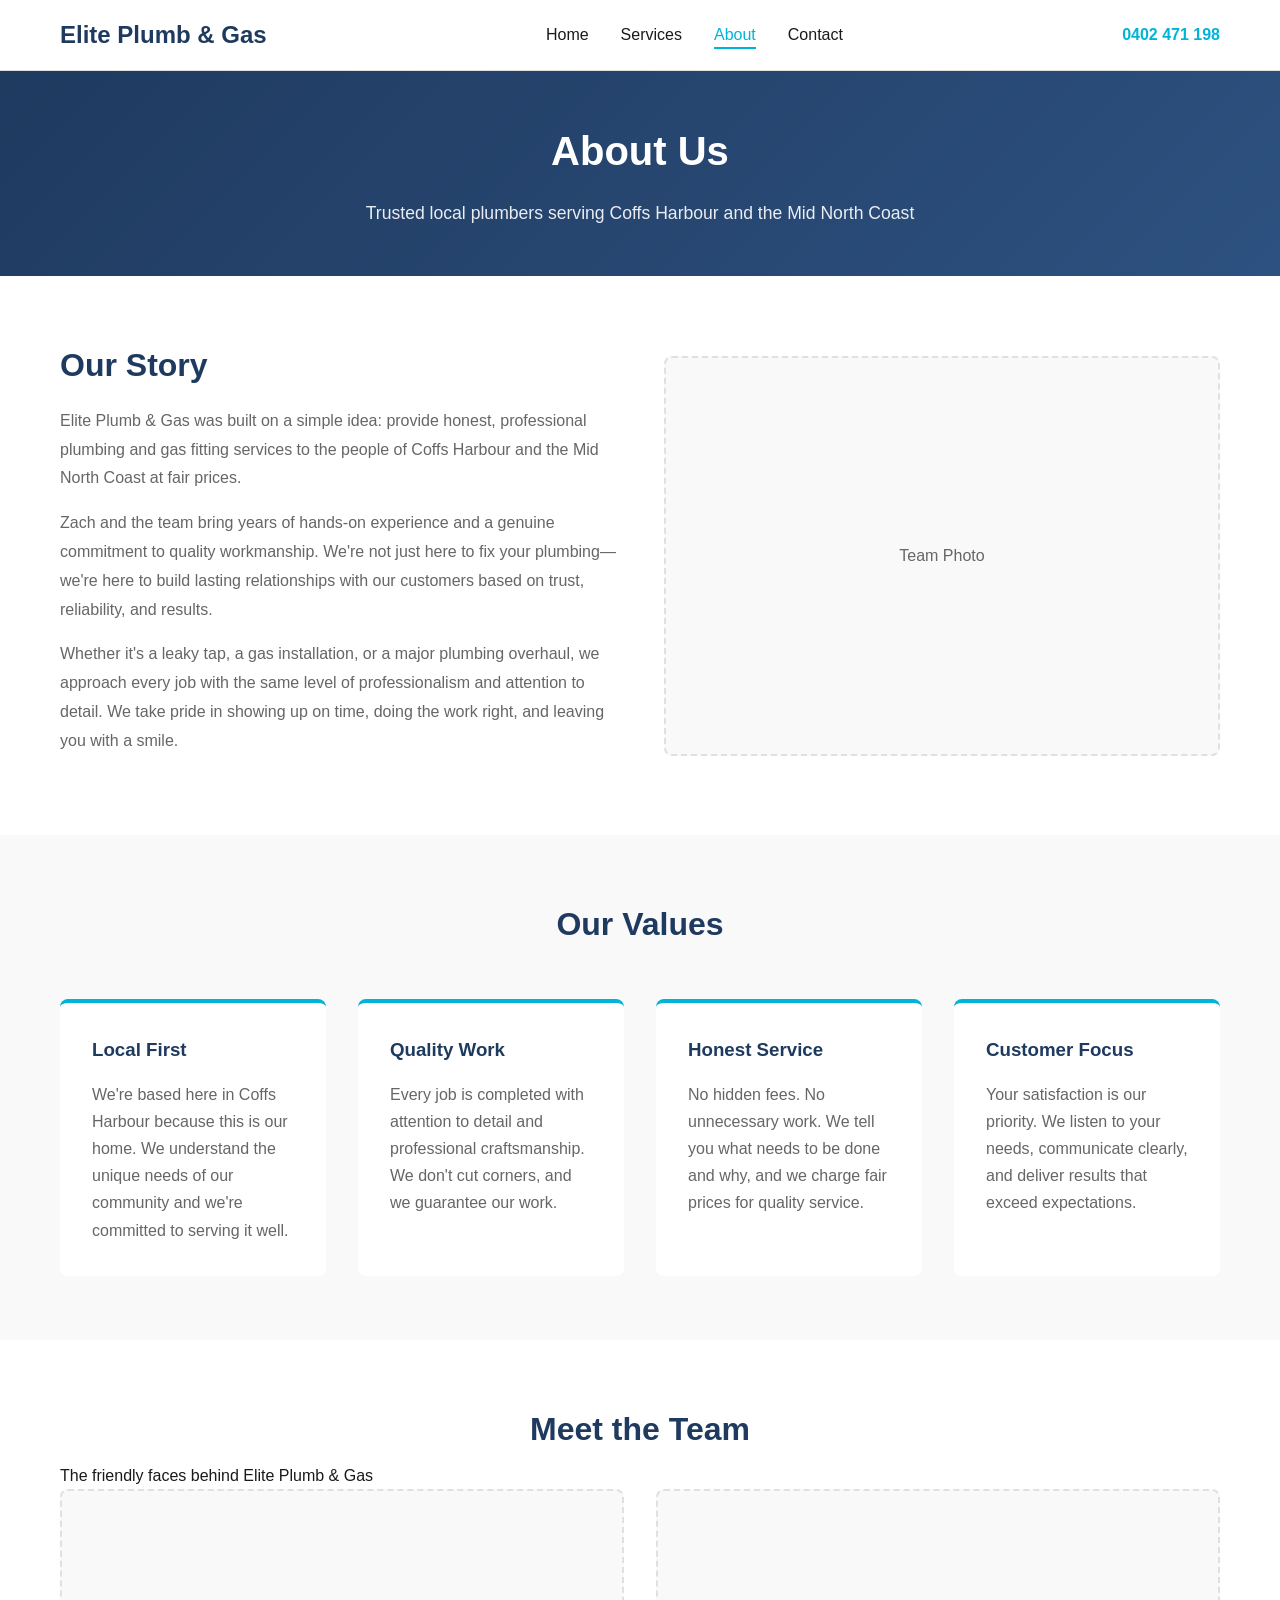
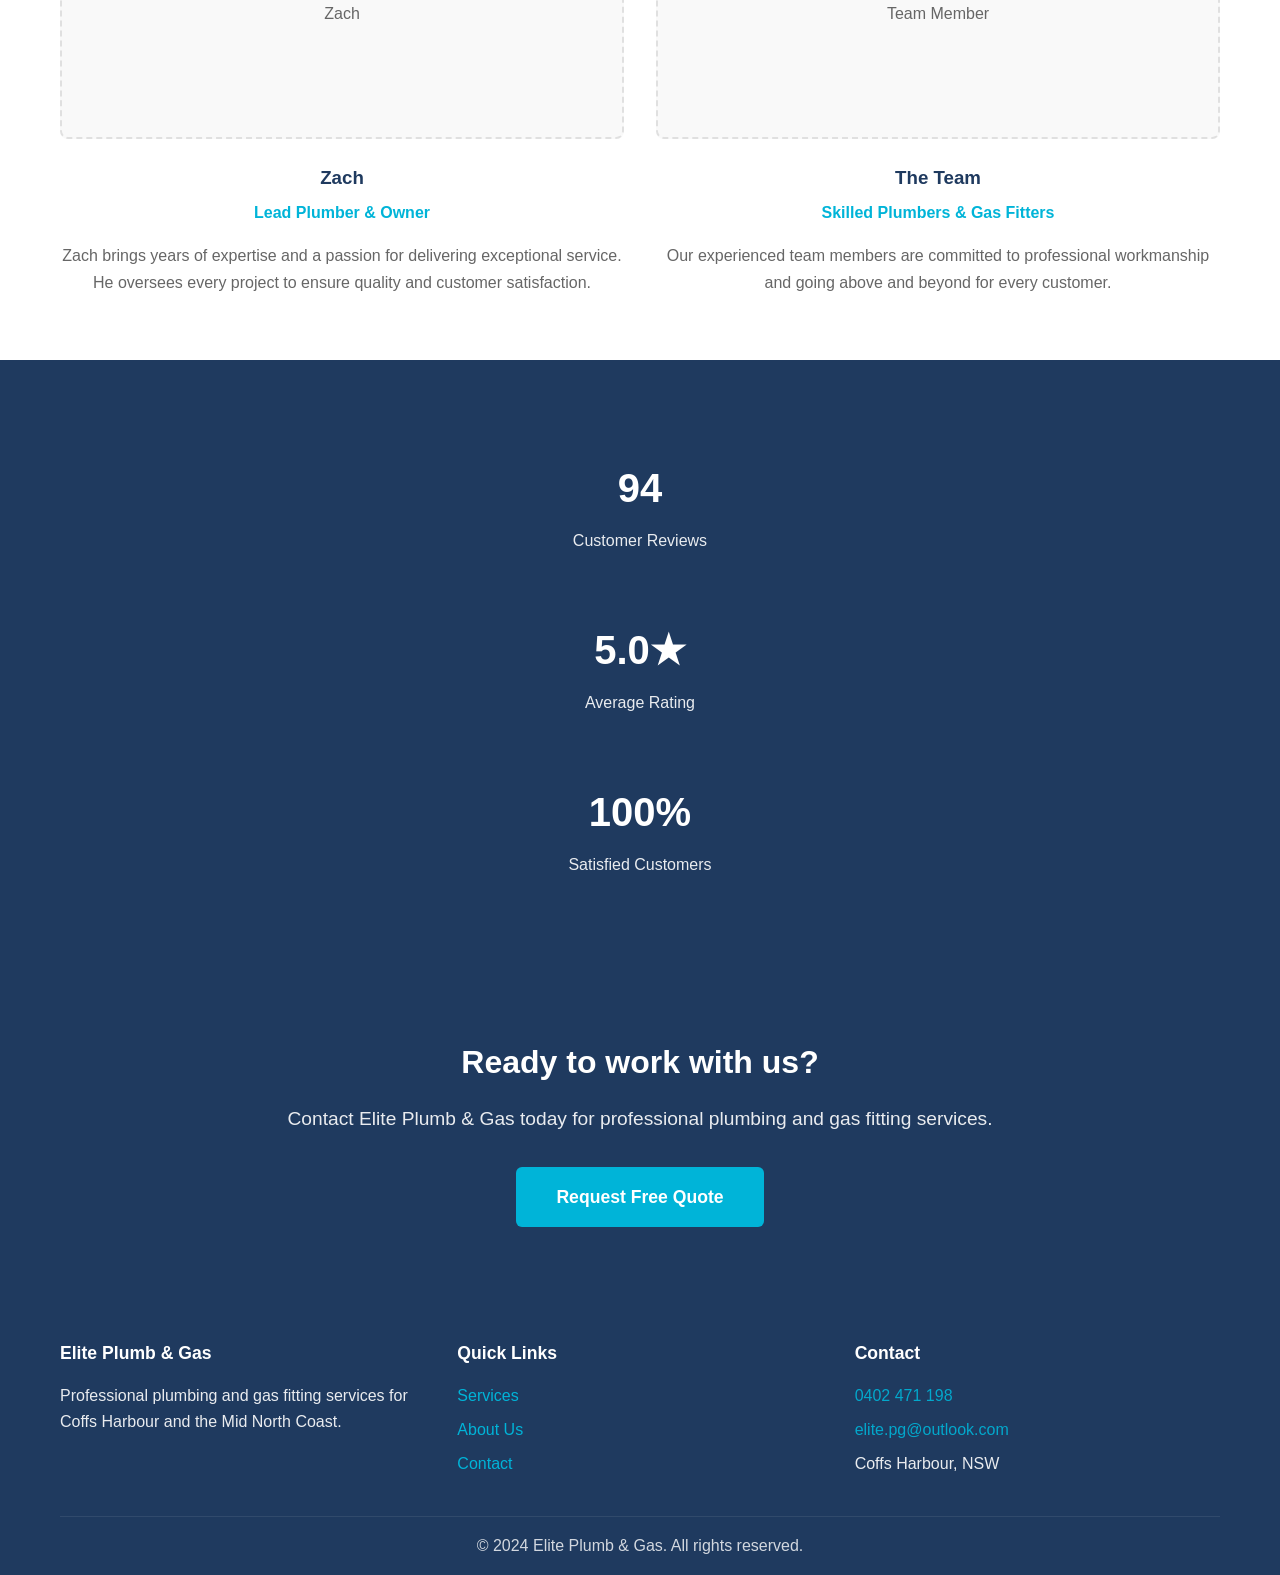
<file: about.html>
<!DOCTYPE html>
<html lang="en">
<head>
    <meta charset="UTF-8">
    <meta name="viewport" content="width=device-width, initial-scale=1.0">
    <title>About Elite Plumb & Gas - Coffs Harbour</title>
    <meta name="description" content="Meet the team behind Elite Plumb & Gas. Zach and his team bring over 15 years of expertise to the Mid North Coast.">
    <meta name="theme-color" content="#1F3A5F">
    <link rel="stylesheet" href="styles.css">
</head>
<body>
    <nav class="navbar">
        <div class="container">
            <div class="logo">Elite Plumb & Gas</div>
            <ul class="nav-links">
                <li><a href="index.html">Home</a></li>
                <li><a href="services.html">Services</a></li>
                <li><a href="about.html" class="active">About</a></li>
                <li><a href="contact.html">Contact</a></li>
            </ul>
            <div class="phone-header"><a href="tel:0402471198">0402 471 198</a></div>
        </div>
    </nav>

    <section class="page-header">
        <div class="container">
            <h1>About Us</h1>
            <p>Trusted local plumbers serving Coffs Harbour and the Mid North Coast</p>
        </div>
    </section>

    <section class="about-story">
        <div class="container">
            <div class="story-content">
                <div class="story-text">
                    <h2>Our Story</h2>
                    <p>Elite Plumb & Gas was built on a simple idea: provide honest, professional plumbing and gas fitting services to the people of Coffs Harbour and the Mid North Coast at fair prices.</p>
                    <p>Zach and the team bring years of hands-on experience and a genuine commitment to quality workmanship. We're not just here to fix your plumbing—we're here to build lasting relationships with our customers based on trust, reliability, and results.</p>
                    <p>Whether it's a leaky tap, a gas installation, or a major plumbing overhaul, we approach every job with the same level of professionalism and attention to detail. We take pride in showing up on time, doing the work right, and leaving you with a smile.</p>
                </div>
                <div class="story-image">
                    <div class="image-placeholder">Team Photo</div>
                </div>
            </div>
        </div>
    </section>

    <section class="values">
        <div class="container">
            <h2>Our Values</h2>
            <div class="values-grid">
                <div class="value-card">
                    <h3>Local First</h3>
                    <p>We're based here in Coffs Harbour because this is our home. We understand the unique needs of our community and we're committed to serving it well.</p>
                </div>
                <div class="value-card">
                    <h3>Quality Work</h3>
                    <p>Every job is completed with attention to detail and professional craftsmanship. We don't cut corners, and we guarantee our work.</p>
                </div>
                <div class="value-card">
                    <h3>Honest Service</h3>
                    <p>No hidden fees. No unnecessary work. We tell you what needs to be done and why, and we charge fair prices for quality service.</p>
                </div>
                <div class="value-card">
                    <h3>Customer Focus</h3>
                    <p>Your satisfaction is our priority. We listen to your needs, communicate clearly, and deliver results that exceed expectations.</p>
                </div>
            </div>
        </div>
    </section>

    <section class="team">
        <div class="container">
            <h2>Meet the Team</h2>
            <p>The friendly faces behind Elite Plumb & Gas</p>
            <div class="team-grid">
                <div class="team-member">
                    <div class="member-image">
                        <div class="image-placeholder">Zach</div>
                    </div>
                    <h3>Zach</h3>
                    <p>Lead Plumber & Owner</p>
                    <p>Zach brings years of expertise and a passion for delivering exceptional service. He oversees every project to ensure quality and customer satisfaction.</p>
                </div>
                <div class="team-member">
                    <div class="member-image">
                        <div class="image-placeholder">Team Member</div>
                    </div>
                    <h3>The Team</h3>
                    <p>Skilled Plumbers & Gas Fitters</p>
                    <p>Our experienced team members are committed to professional workmanship and going above and beyond for every customer.</p>
                </div>
            </div>
        </div>
    </section>

    <section class="stats">
        <div class="container">
            <div class="stat">
                <div class="stat-number">94</div>
                <div class="stat-label">Customer Reviews</div>
            </div>
            <div class="stat">
                <div class="stat-number">5.0★</div>
                <div class="stat-label">Average Rating</div>
            </div>
            <div class="stat">
                <div class="stat-number">100%</div>
                <div class="stat-label">Satisfied Customers</div>
            </div>
        </div>
    </section>

    <section class="cta-section">
        <div class="container">
            <h2>Ready to work with us?</h2>
            <p>Contact Elite Plumb & Gas today for professional plumbing and gas fitting services.</p>
            <a href="contact.html" class="cta-button-large">Request Free Quote</a>
        </div>
    </section>

    <footer>
        <div class="container">
            <div class="footer-content">
                <div class="footer-section">
                    <h4>Elite Plumb & Gas</h4>
                    <p>Professional plumbing and gas fitting services for Coffs Harbour and the Mid North Coast.</p>
                </div>
                <div class="footer-section">
                    <h4>Quick Links</h4>
                    <ul>
                        <li><a href="services.html">Services</a></li>
                        <li><a href="about.html">About Us</a></li>
                        <li><a href="contact.html">Contact</a></li>
                    </ul>
                </div>
                <div class="footer-section">
                    <h4>Contact</h4>
                    <p><a href="tel:0402471198">0402 471 198</a></p>
                    <p><a href="mailto:elite.pg@outlook.com">elite.pg@outlook.com</a></p>
                    <p>Coffs Harbour, NSW</p>
                </div>
            </div>
            <div class="footer-bottom">
                <p>&copy; 2024 Elite Plumb & Gas. All rights reserved.</p>
            </div>
        </div>
    </footer>

    <script src="app.js"></script>
</body>
</html>
</file>
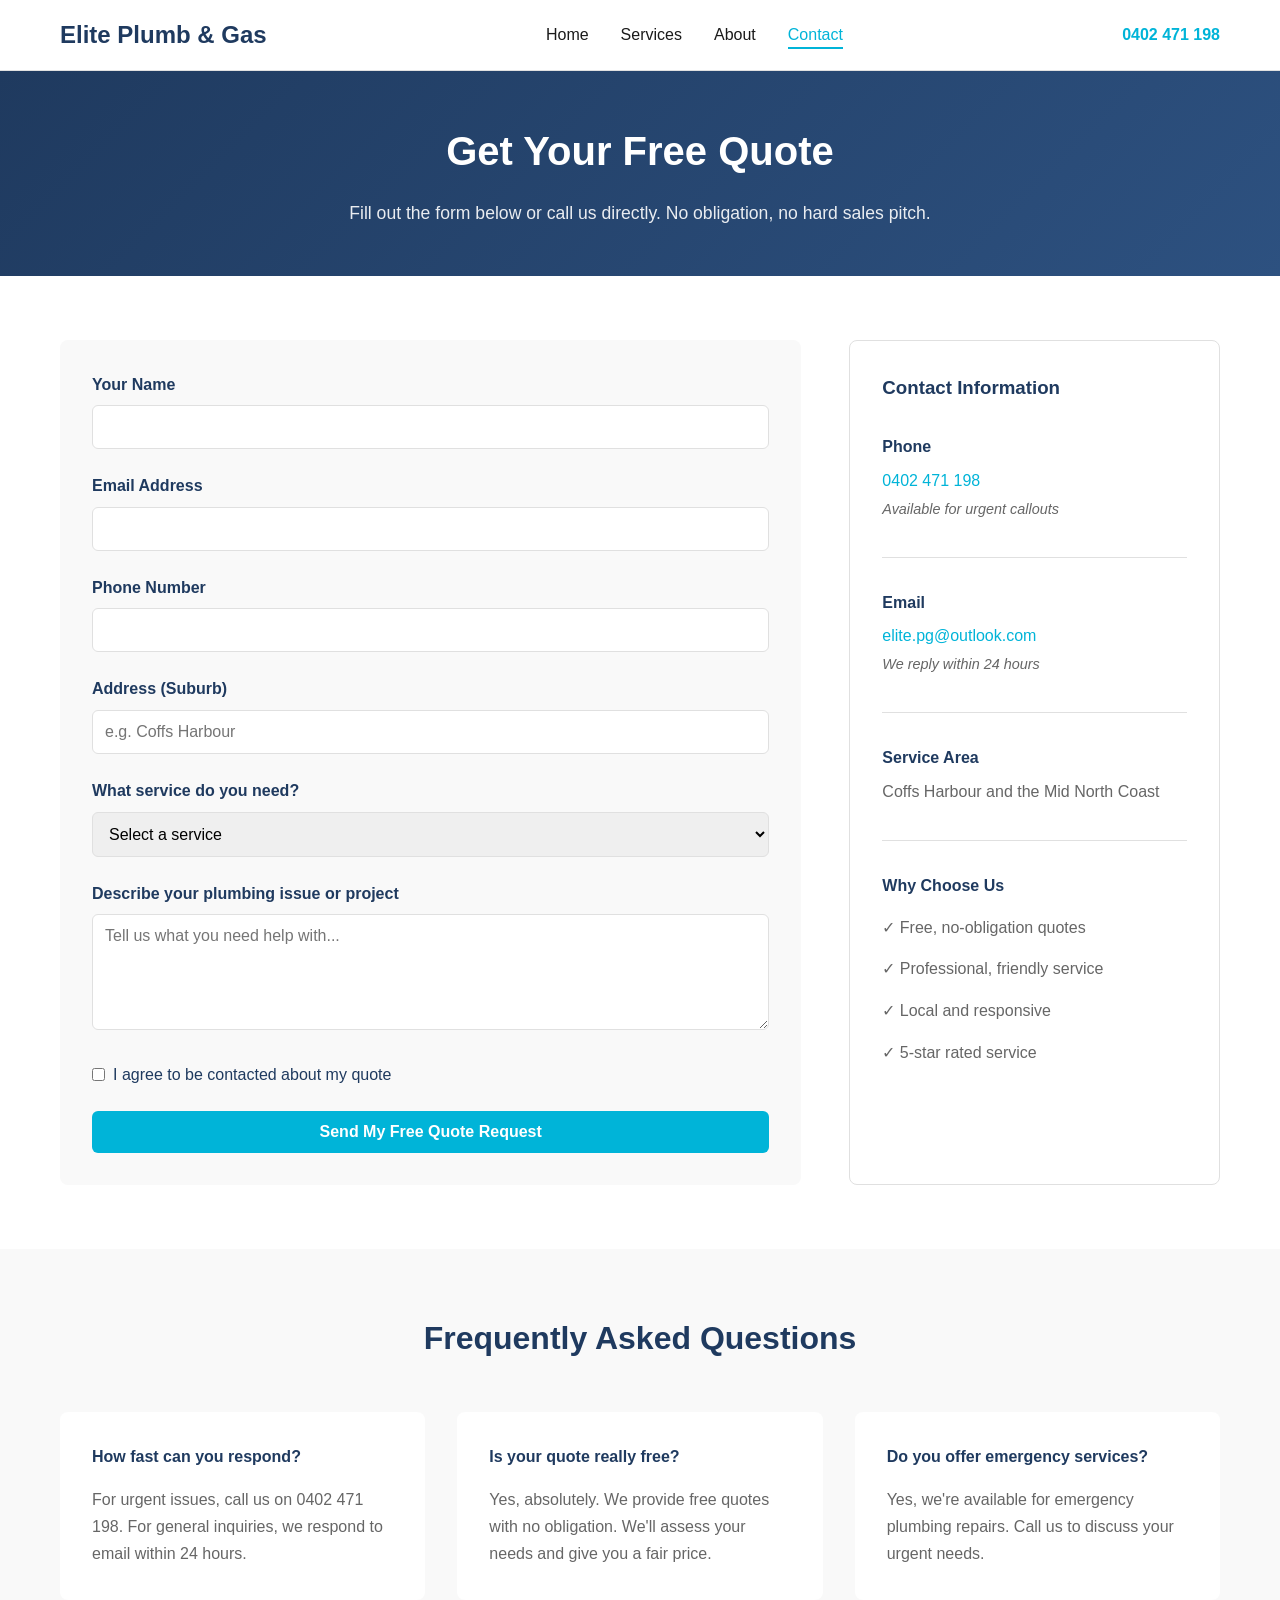
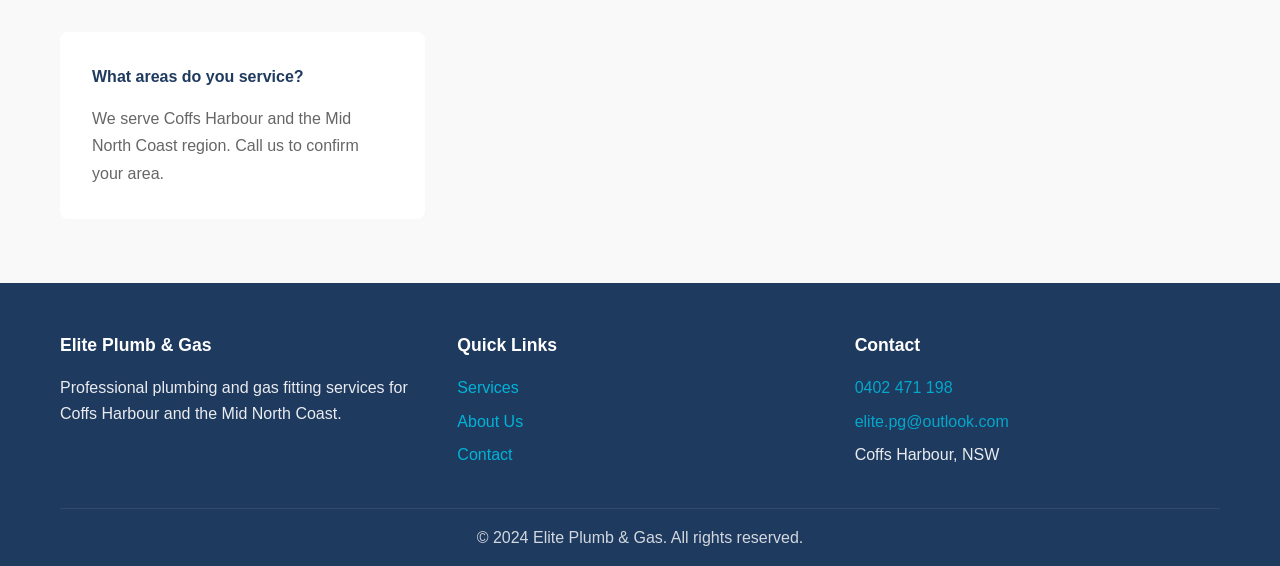
<file: contact.html>
<!DOCTYPE html>
<html lang="en">
<head>
    <meta charset="UTF-8">
    <meta name="viewport" content="width=device-width, initial-scale=1.0">
    <title>Contact Elite Plumb & Gas - Free Quote</title>
    <meta name="description" content="Get a free quote from Elite Plumb & Gas. Contact us today for professional plumbing and gas fitting services.">
    <meta name="theme-color" content="#1F3A5F">
    <link rel="stylesheet" href="styles.css">
</head>
<body>
    <nav class="navbar">
        <div class="container">
            <div class="logo">Elite Plumb & Gas</div>
            <ul class="nav-links">
                <li><a href="index.html">Home</a></li>
                <li><a href="services.html">Services</a></li>
                <li><a href="about.html">About</a></li>
                <li><a href="contact.html" class="active">Contact</a></li>
            </ul>
            <div class="phone-header"><a href="tel:0402471198">0402 471 198</a></div>
        </div>
    </nav>

    <section class="page-header">
        <div class="container">
            <h1>Get Your Free Quote</h1>
            <p>Fill out the form below or call us directly. No obligation, no hard sales pitch.</p>
        </div>
    </section>

    <section class="contact-section">
        <div class="container">
            <div class="contact-wrapper">
                <div class="contact-form">
                    <form id="quoteForm" class="form">
                        <div class="form-group">
                            <label for="name">Your Name</label>
                            <input type="text" id="name" name="name" required>
                        </div>

                        <div class="form-group">
                            <label for="email">Email Address</label>
                            <input type="email" id="email" name="email" required>
                        </div>

                        <div class="form-group">
                            <label for="phone">Phone Number</label>
                            <input type="tel" id="phone" name="phone" required>
                        </div>

                        <div class="form-group">
                            <label for="address">Address (Suburb)</label>
                            <input type="text" id="address" name="address" placeholder="e.g. Coffs Harbour" required>
                        </div>

                        <div class="form-group">
                            <label for="service">What service do you need?</label>
                            <select id="service" name="service" required>
                                <option value="">Select a service</option>
                                <option value="plumbing">Plumbing</option>
                                <option value="gasfitting">Gas Fitting</option>
                                <option value="drainage">Drainage</option>
                                <option value="other">Other / Not Sure</option>
                            </select>
                        </div>

                        <div class="form-group">
                            <label for="description">Describe your plumbing issue or project</label>
                            <textarea id="description" name="description" rows="5" placeholder="Tell us what you need help with..." required></textarea>
                        </div>

                        <div class="form-group checkbox">
                            <input type="checkbox" id="terms" name="terms" required>
                            <label for="terms">I agree to be contacted about my quote</label>
                        </div>

                        <button type="submit" class="submit-button">Send My Free Quote Request</button>
                        <div id="formStatus" class="form-status"></div>
                    </form>
                </div>

                <div class="contact-info">
                    <h3>Contact Information</h3>
                    <div class="info-block">
                        <h4>Phone</h4>
                        <p><a href="tel:0402471198">0402 471 198</a></p>
                        <p class="small">Available for urgent callouts</p>
                    </div>

                    <div class="info-block">
                        <h4>Email</h4>
                        <p><a href="mailto:elite.pg@outlook.com">elite.pg@outlook.com</a></p>
                        <p class="small">We reply within 24 hours</p>
                    </div>

                    <div class="info-block">
                        <h4>Service Area</h4>
                        <p>Coffs Harbour and the Mid North Coast</p>
                    </div>

                    <div class="info-block">
                        <h4>Why Choose Us</h4>
                        <ul class="why-list">
                            <li>✓ Free, no-obligation quotes</li>
                            <li>✓ Professional, friendly service</li>
                            <li>✓ Local and responsive</li>
                            <li>✓ 5-star rated service</li>
                        </ul>
                    </div>
                </div>
            </div>
        </div>
    </section>

    <section class="faq">
        <div class="container">
            <h2>Frequently Asked Questions</h2>
            <div class="faq-grid">
                <div class="faq-item">
                    <h4>How fast can you respond?</h4>
                    <p>For urgent issues, call us on 0402 471 198. For general inquiries, we respond to email within 24 hours.</p>
                </div>
                <div class="faq-item">
                    <h4>Is your quote really free?</h4>
                    <p>Yes, absolutely. We provide free quotes with no obligation. We'll assess your needs and give you a fair price.</p>
                </div>
                <div class="faq-item">
                    <h4>Do you offer emergency services?</h4>
                    <p>Yes, we're available for emergency plumbing repairs. Call us to discuss your urgent needs.</p>
                </div>
                <div class="faq-item">
                    <h4>What areas do you service?</h4>
                    <p>We serve Coffs Harbour and the Mid North Coast region. Call us to confirm your area.</p>
                </div>
            </div>
        </div>
    </section>

    <footer>
        <div class="container">
            <div class="footer-content">
                <div class="footer-section">
                    <h4>Elite Plumb & Gas</h4>
                    <p>Professional plumbing and gas fitting services for Coffs Harbour and the Mid North Coast.</p>
                </div>
                <div class="footer-section">
                    <h4>Quick Links</h4>
                    <ul>
                        <li><a href="services.html">Services</a></li>
                        <li><a href="about.html">About Us</a></li>
                        <li><a href="contact.html">Contact</a></li>
                    </ul>
                </div>
                <div class="footer-section">
                    <h4>Contact</h4>
                    <p><a href="tel:0402471198">0402 471 198</a></p>
                    <p><a href="mailto:elite.pg@outlook.com">elite.pg@outlook.com</a></p>
                    <p>Coffs Harbour, NSW</p>
                </div>
            </div>
            <div class="footer-bottom">
                <p>&copy; 2024 Elite Plumb & Gas. All rights reserved.</p>
            </div>
        </div>
    </footer>

    <script src="app.js"></script>
</body>
</html>
</file>
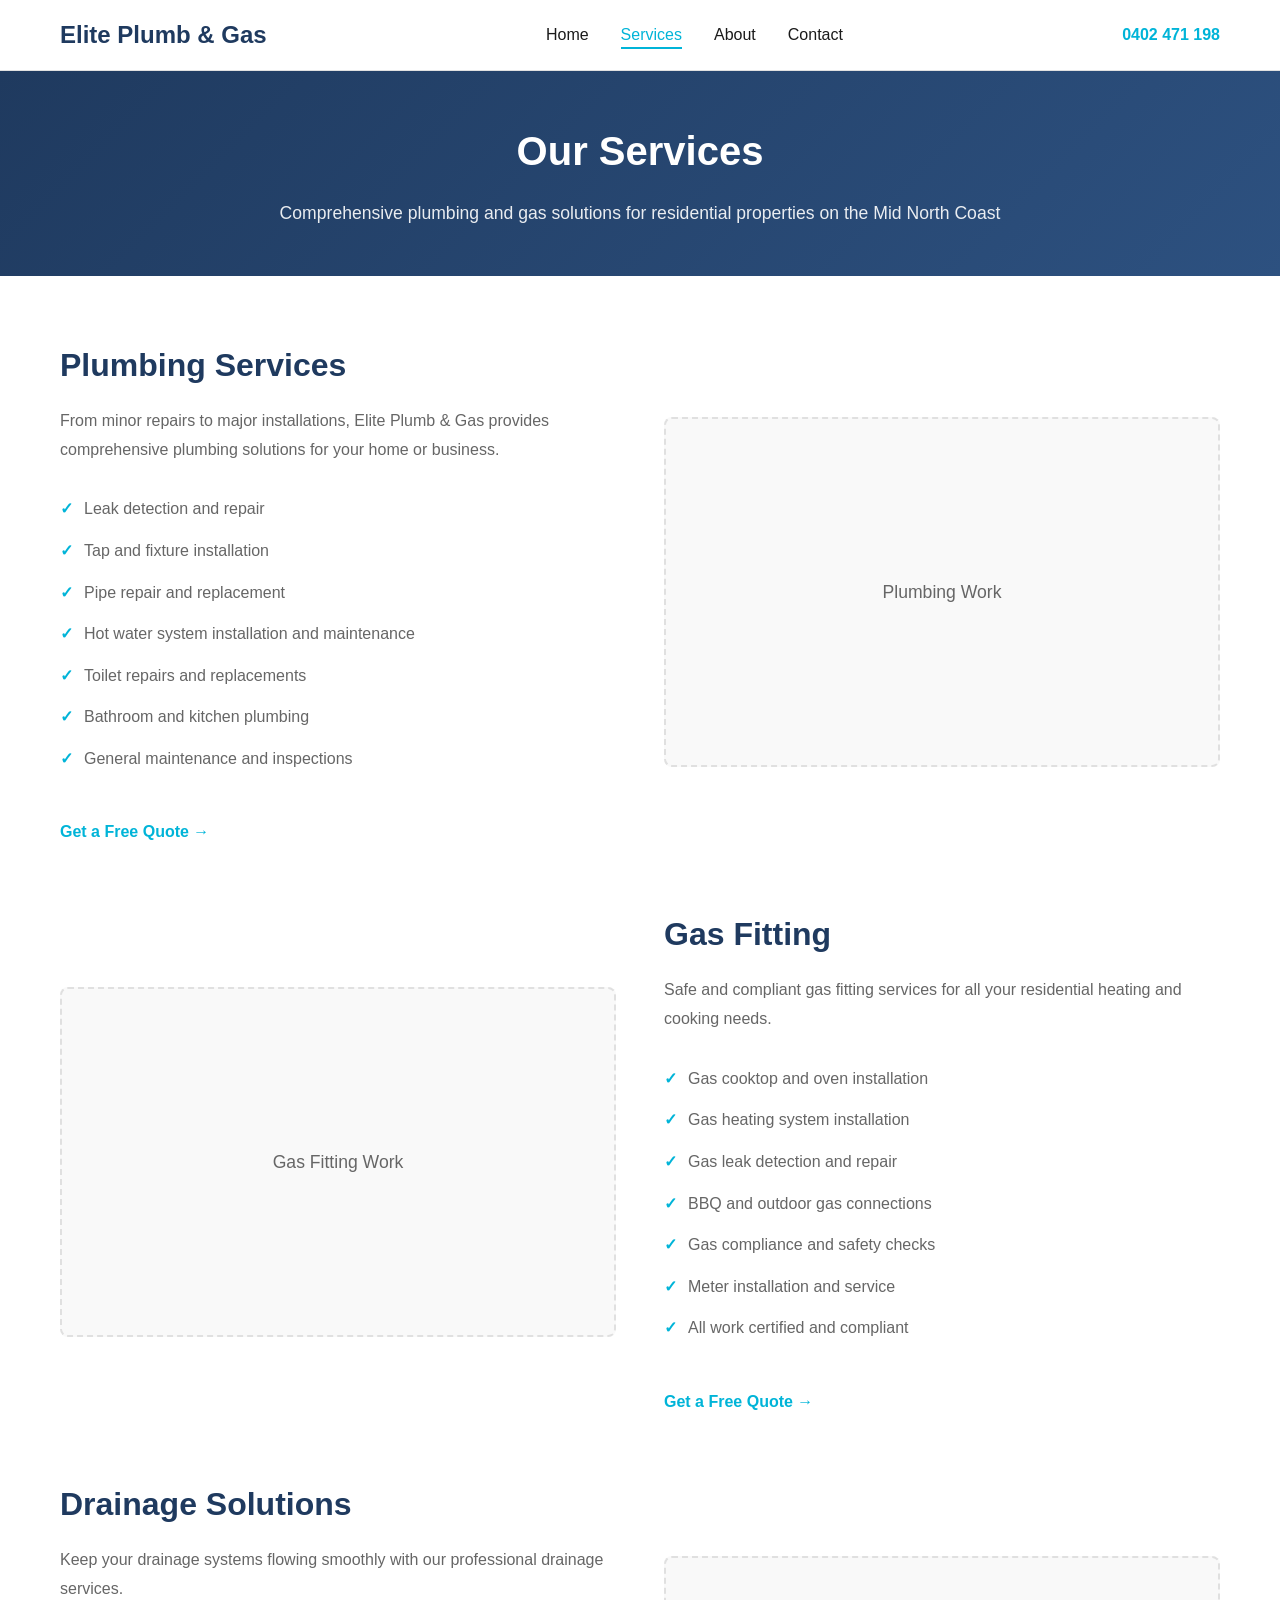
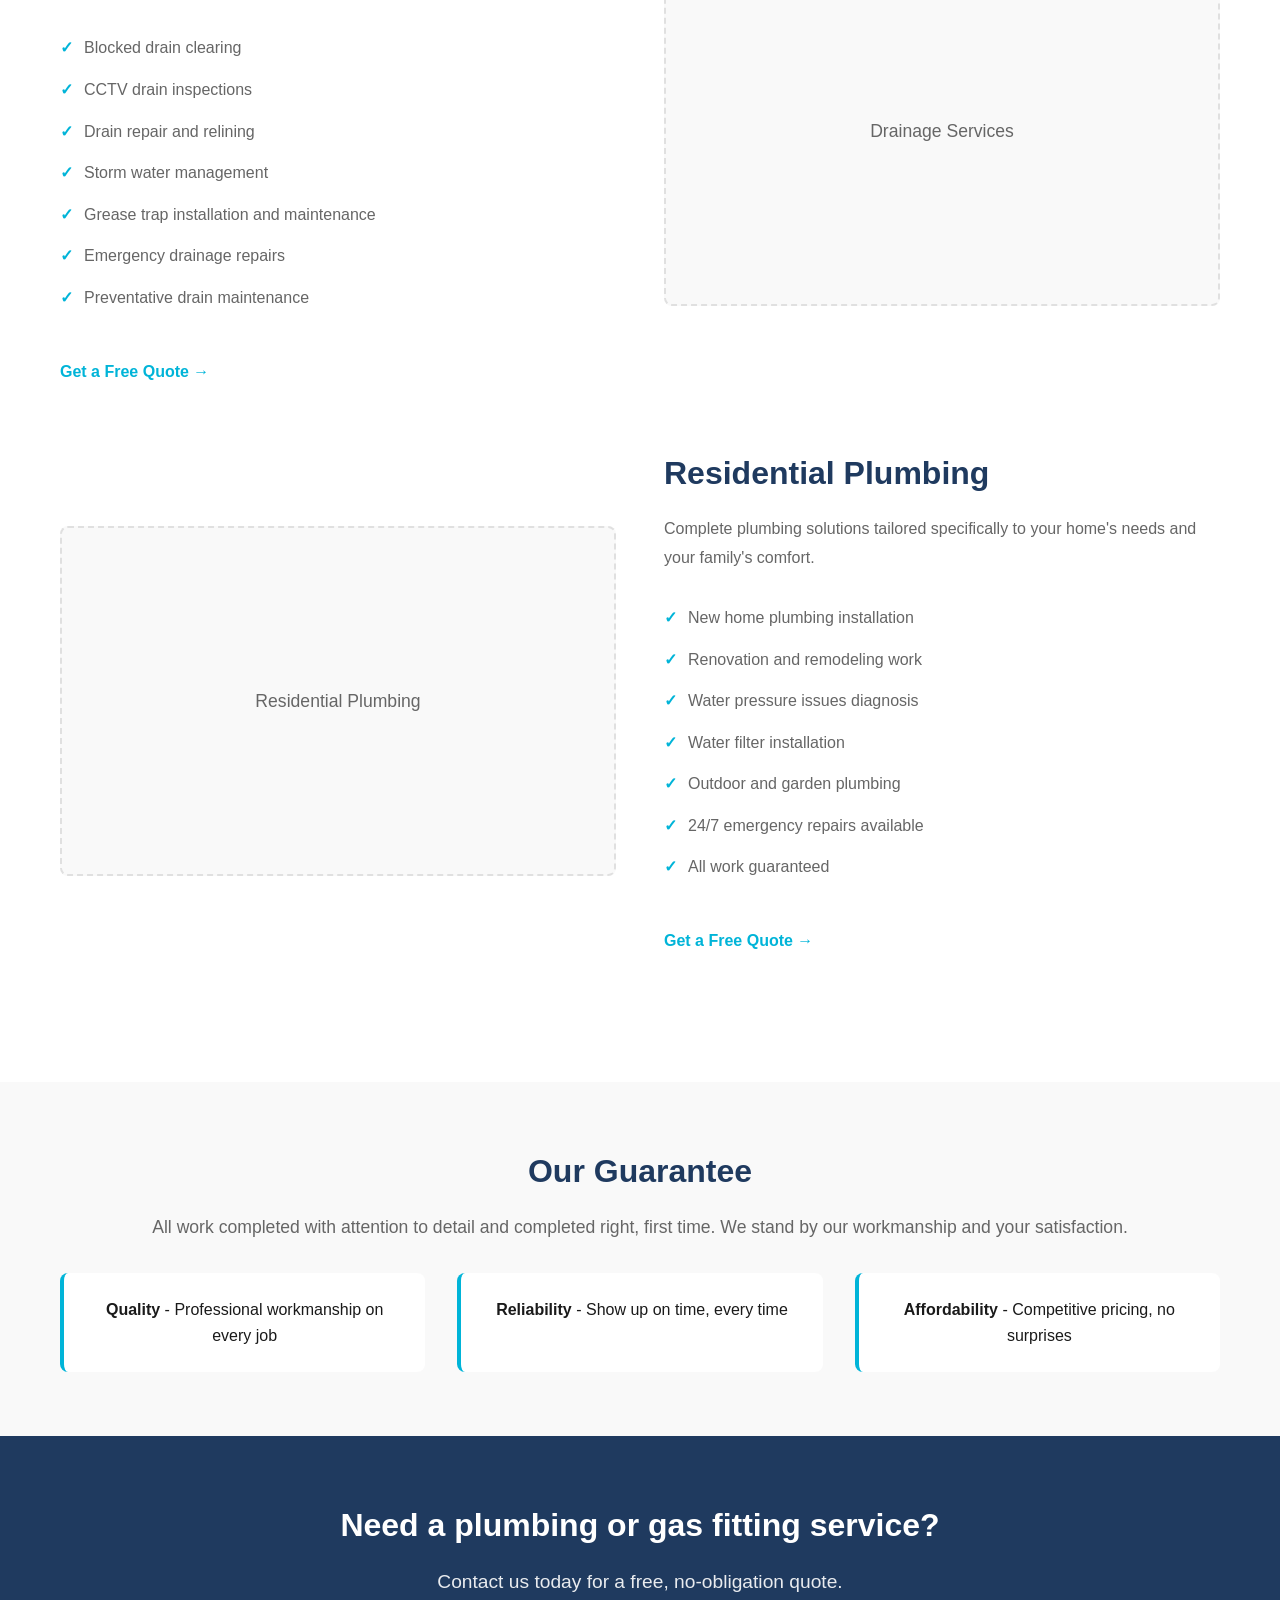
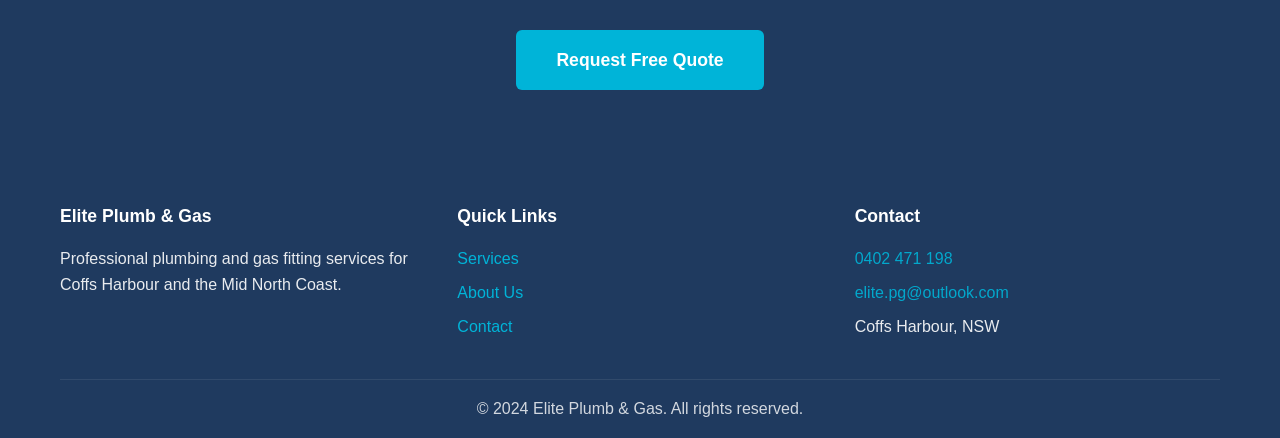
<file: services.html>
<!DOCTYPE html>
<html lang="en">
<head>
    <meta charset="UTF-8">
    <meta name="viewport" content="width=device-width, initial-scale=1.0">
    <title>Plumbing & Gas Services - Elite Plumb & Gas Coffs Harbour</title>
    <meta name="description" content="Professional plumbing, gas fitting, drainage, and residential services in Coffs Harbour. Free quotes.">
    <meta name="theme-color" content="#1F3A5F">
    <link rel="stylesheet" href="styles.css">
</head>
<body>
    <nav class="navbar">
        <div class="container">
            <div class="logo">Elite Plumb & Gas</div>
            <ul class="nav-links">
                <li><a href="index.html">Home</a></li>
                <li><a href="services.html" class="active">Services</a></li>
                <li><a href="about.html">About</a></li>
                <li><a href="contact.html">Contact</a></li>
            </ul>
            <div class="phone-header"><a href="tel:0402471198">0402 471 198</a></div>
        </div>
    </nav>

    <section class="page-header">
        <div class="container">
            <h1>Our Services</h1>
            <p>Comprehensive plumbing and gas solutions for residential properties on the Mid North Coast</p>
        </div>
    </section>

    <section class="services-detailed">
        <div class="container">
            <div class="service-detail">
                <div class="service-content">
                    <h2>Plumbing Services</h2>
                    <p>From minor repairs to major installations, Elite Plumb & Gas provides comprehensive plumbing solutions for your home or business.</p>
                    <ul class="service-list">
                        <li>Leak detection and repair</li>
                        <li>Tap and fixture installation</li>
                        <li>Pipe repair and replacement</li>
                        <li>Hot water system installation and maintenance</li>
                        <li>Toilet repairs and replacements</li>
                        <li>Bathroom and kitchen plumbing</li>
                        <li>General maintenance and inspections</li>
                    </ul>
                    <a href="contact.html" class="cta-link">Get a Free Quote →</a>
                </div>
                <div class="service-image">
                    <div class="image-placeholder">Plumbing Work</div>
                </div>
            </div>

            <div class="service-detail reverse">
                <div class="service-content">
                    <h2>Gas Fitting</h2>
                    <p>Safe and compliant gas fitting services for all your residential heating and cooking needs.</p>
                    <ul class="service-list">
                        <li>Gas cooktop and oven installation</li>
                        <li>Gas heating system installation</li>
                        <li>Gas leak detection and repair</li>
                        <li>BBQ and outdoor gas connections</li>
                        <li>Gas compliance and safety checks</li>
                        <li>Meter installation and service</li>
                        <li>All work certified and compliant</li>
                    </ul>
                    <a href="contact.html" class="cta-link">Get a Free Quote →</a>
                </div>
                <div class="service-image">
                    <div class="image-placeholder">Gas Fitting Work</div>
                </div>
            </div>

            <div class="service-detail">
                <div class="service-content">
                    <h2>Drainage Solutions</h2>
                    <p>Keep your drainage systems flowing smoothly with our professional drainage services.</p>
                    <ul class="service-list">
                        <li>Blocked drain clearing</li>
                        <li>CCTV drain inspections</li>
                        <li>Drain repair and relining</li>
                        <li>Storm water management</li>
                        <li>Grease trap installation and maintenance</li>
                        <li>Emergency drainage repairs</li>
                        <li>Preventative drain maintenance</li>
                    </ul>
                    <a href="contact.html" class="cta-link">Get a Free Quote →</a>
                </div>
                <div class="service-image">
                    <div class="image-placeholder">Drainage Services</div>
                </div>
            </div>

            <div class="service-detail reverse">
                <div class="service-content">
                    <h2>Residential Plumbing</h2>
                    <p>Complete plumbing solutions tailored specifically to your home's needs and your family's comfort.</p>
                    <ul class="service-list">
                        <li>New home plumbing installation</li>
                        <li>Renovation and remodeling work</li>
                        <li>Water pressure issues diagnosis</li>
                        <li>Water filter installation</li>
                        <li>Outdoor and garden plumbing</li>
                        <li>24/7 emergency repairs available</li>
                        <li>All work guaranteed</li>
                    </ul>
                    <a href="contact.html" class="cta-link">Get a Free Quote →</a>
                </div>
                <div class="service-image">
                    <div class="image-placeholder">Residential Plumbing</div>
                </div>
            </div>
        </div>
    </section>

    <section class="service-guarantee">
        <div class="container">
            <h2>Our Guarantee</h2>
            <p>All work completed with attention to detail and completed right, first time. We stand by our workmanship and your satisfaction.</p>
            <div class="guarantee-points">
                <div class="point">
                    <strong>Quality</strong> - Professional workmanship on every job
                </div>
                <div class="point">
                    <strong>Reliability</strong> - Show up on time, every time
                </div>
                <div class="point">
                    <strong>Affordability</strong> - Competitive pricing, no surprises
                </div>
            </div>
        </div>
    </section>

    <section class="cta-section">
        <div class="container">
            <h2>Need a plumbing or gas fitting service?</h2>
            <p>Contact us today for a free, no-obligation quote.</p>
            <a href="contact.html" class="cta-button-large">Request Free Quote</a>
        </div>
    </section>

    <footer>
        <div class="container">
            <div class="footer-content">
                <div class="footer-section">
                    <h4>Elite Plumb & Gas</h4>
                    <p>Professional plumbing and gas fitting services for Coffs Harbour and the Mid North Coast.</p>
                </div>
                <div class="footer-section">
                    <h4>Quick Links</h4>
                    <ul>
                        <li><a href="services.html">Services</a></li>
                        <li><a href="about.html">About Us</a></li>
                        <li><a href="contact.html">Contact</a></li>
                    </ul>
                </div>
                <div class="footer-section">
                    <h4>Contact</h4>
                    <p><a href="tel:0402471198">0402 471 198</a></p>
                    <p><a href="mailto:elite.pg@outlook.com">elite.pg@outlook.com</a></p>
                    <p>Coffs Harbour, NSW</p>
                </div>
            </div>
            <div class="footer-bottom">
                <p>&copy; 2024 Elite Plumb & Gas. All rights reserved.</p>
            </div>
        </div>
    </footer>

    <script src="app.js"></script>
</body>
</html>
</file>
<file: styles.css>
* {
    margin: 0;
    padding: 0;
    box-sizing: border-box;
}

:root {
    --primary: #1F3A5F;
    --accent: #00B4D8;
    --accent-dark: #0096C7;
    --text-dark: #1a1a1a;
    --text-light: #666;
    --bg-light: #f9f9f9;
    --border: #e0e0e0;
    --white: #ffffff;
    --success: #10b981;
}

body {
    font-family: -apple-system, BlinkMacSystemFont, 'Segoe UI', Roboto, Oxygen, Ubuntu, Cantarell, sans-serif;
    color: var(--text-dark);
    line-height: 1.6;
    background: var(--white);
}

.container {
    max-width: 1200px;
    margin: 0 auto;
    padding: 0 20px;
}

/* Navigation */
.navbar {
    background: var(--white);
    border-bottom: 1px solid var(--border);
    sticky: top;
    position: sticky;
    top: 0;
    z-index: 100;
    padding: 1rem 0;
}

.navbar .container {
    display: flex;
    justify-content: space-between;
    align-items: center;
}

.logo {
    font-size: 1.5rem;
    font-weight: 700;
    color: var(--primary);
    text-decoration: none;
}

.nav-links {
    display: flex;
    list-style: none;
    gap: 2rem;
    flex: 1;
    justify-content: center;
}

.nav-links a {
    color: var(--text-dark);
    text-decoration: none;
    font-weight: 500;
    transition: color 0.3s;
    border-bottom: 2px solid transparent;
    padding-bottom: 0.25rem;
}

.nav-links a:hover,
.nav-links a.active {
    color: var(--accent);
    border-bottom-color: var(--accent);
}

.phone-header {
    font-weight: 600;
}

.phone-header a {
    color: var(--accent);
    text-decoration: none;
}

/* Hero Section */
.hero {
    display: grid;
    grid-template-columns: 1fr 1fr;
    gap: 3rem;
    align-items: center;
    padding: 4rem 0;
    background: linear-gradient(135deg, var(--primary) 0%, #2d5180 100%);
    color: var(--white);
}

.hero-content h1 {
    font-size: 3rem;
    margin-bottom: 1rem;
    line-height: 1.2;
}

.hero-content p {
    font-size: 1.2rem;
    margin-bottom: 2rem;
    opacity: 0.9;
}

.hero-image .image-placeholder {
    background: rgba(255, 255, 255, 0.1);
    border: 2px dashed rgba(255, 255, 255, 0.3);
    border-radius: 8px;
    padding: 4rem 2rem;
    text-align: center;
    color: rgba(255, 255, 255, 0.6);
    font-size: 1.1rem;
    min-height: 400px;
    display: flex;
    align-items: center;
    justify-content: center;
}

/* CTA Buttons */
.cta-button {
    display: inline-block;
    background: var(--accent);
    color: var(--white);
    padding: 0.75rem 2rem;
    border-radius: 6px;
    text-decoration: none;
    font-weight: 600;
    transition: background 0.3s, transform 0.2s;
    border: none;
    cursor: pointer;
    font-size: 1rem;
}

.cta-button:hover {
    background: var(--accent-dark);
    transform: translateY(-2px);
}

.cta-button-large {
    display: inline-block;
    background: var(--accent);
    color: var(--white);
    padding: 1rem 2.5rem;
    border-radius: 6px;
    text-decoration: none;
    font-weight: 600;
    font-size: 1.1rem;
    transition: background 0.3s, transform 0.2s;
    border: none;
    cursor: pointer;
}

.cta-button-large:hover {
    background: var(--accent-dark);
    transform: translateY(-2px);
}

/* Services Preview */
.services-preview {
    padding: 4rem 0;
    background: var(--bg-light);
}

.services-preview h2 {
    font-size: 2.5rem;
    margin-bottom: 3rem;
    text-align: center;
    color: var(--primary);
}

.services-grid {
    display: grid;
    grid-template-columns: repeat(auto-fit, minmax(250px, 1fr));
    gap: 2rem;
}

.service-card {
    background: var(--white);
    padding: 2rem;
    border-radius: 8px;
    text-align: center;
    border: 1px solid var(--border);
    transition: transform 0.3s, box-shadow 0.3s;
}

.service-card:hover {
    transform: translateY(-5px);
    box-shadow: 0 10px 30px rgba(0, 0, 0, 0.1);
}

.service-icon {
    font-size: 3rem;
    margin-bottom: 1rem;
}

.service-card h3 {
    color: var(--primary);
    margin-bottom: 1rem;
    font-size: 1.3rem;
}

.service-card p {
    color: var(--text-light);
}

/* Why Us Section */
.why-us {
    padding: 4rem 0;
}

.why-grid {
    display: grid;
    grid-template-columns: repeat(auto-fit, minmax(280px, 1fr));
    gap: 2rem;
}

.why-card {
    background: linear-gradient(135deg, var(--primary) 0%, #2d5180 100%);
    color: var(--white);
    padding: 2.5rem;
    border-radius: 8px;
}

.why-card h3 {
    font-size: 1.4rem;
    margin-bottom: 1rem;
}

.why-card p {
    font-size: 1rem;
    line-height: 1.7;
}

/* Social Proof */
.social-proof {
    background: var(--bg-light);
    padding: 4rem 0;
}

.reviews-showcase {
    display: grid;
    grid-template-columns: 300px 1fr;
    gap: 3rem;
    align-items: center;
}

.rating-box {
    background: var(--white);
    padding: 2rem;
    border-radius: 8px;
    text-align: center;
    border: 2px solid var(--accent);
}

.stars {
    font-size: 2rem;
    color: #ffc107;
    letter-spacing: 0.2rem;
    margin-bottom: 0.5rem;
}

.rating-text {
    font-size: 1.8rem;
    font-weight: 700;
    color: var(--primary);
    margin-bottom: 0.5rem;
}

.review-count {
    font-size: 1rem;
    color: var(--text-light);
}

.testimonials {
    display: grid;
    gap: 1.5rem;
}

.testimonial {
    background: var(--white);
    padding: 1.5rem;
    border-radius: 8px;
    border-left: 4px solid var(--accent);
}

.testimonial p {
    font-style: italic;
    color: var(--text-dark);
    margin-bottom: 0.5rem;
}

.testimonial cite {
    font-style: normal;
    color: var(--text-light);
    font-size: 0.95rem;
}

/* CTA Section */
.cta-section {
    background: var(--primary);
    color: var(--white);
    padding: 4rem 0;
    text-align: center;
}

.cta-section h2 {
    font-size: 2rem;
    margin-bottom: 1rem;
}

.cta-section p {
    font-size: 1.2rem;
    margin-bottom: 2rem;
    opacity: 0.9;
}

/* Page Header */
.page-header {
    background: linear-gradient(135deg, var(--primary) 0%, #2d5180 100%);
    color: var(--white);
    padding: 3rem 0;
    text-align: center;
}

.page-header h1 {
    font-size: 2.5rem;
    margin-bottom: 1rem;
}

.page-header p {
    font-size: 1.1rem;
    opacity: 0.9;
}

/* Services Detailed */
.services-detailed {
    padding: 4rem 0;
}

.service-detail {
    display: grid;
    grid-template-columns: 1fr 1fr;
    gap: 3rem;
    align-items: center;
    margin-bottom: 4rem;
}

.service-detail.reverse {
    direction: rtl;
}

.service-detail.reverse > * {
    direction: ltr;
}

.service-detail h2 {
    color: var(--primary);
    font-size: 2rem;
    margin-bottom: 1rem;
}

.service-detail p {
    color: var(--text-light);
    margin-bottom: 1.5rem;
    line-height: 1.8;
}

.service-list {
    list-style: none;
    margin-bottom: 1.5rem;
}

.service-list li {
    padding: 0.5rem 0 0.5rem 1.5rem;
    position: relative;
    color: var(--text-light);
}

.service-list li:before {
    content: "✓";
    position: absolute;
    left: 0;
    color: var(--accent);
    font-weight: bold;
}

.cta-link {
    color: var(--accent);
    text-decoration: none;
    font-weight: 600;
    display: inline-block;
    margin-top: 1rem;
    transition: transform 0.3s;
}

.cta-link:hover {
    transform: translateX(5px);
}

.service-image .image-placeholder {
    background: var(--bg-light);
    border: 2px dashed var(--border);
    border-radius: 8px;
    padding: 4rem 2rem;
    text-align: center;
    color: var(--text-light);
    font-size: 1.1rem;
    min-height: 350px;
    display: flex;
    align-items: center;
    justify-content: center;
}

/* Service Guarantee */
.service-guarantee {
    background: var(--bg-light);
    padding: 4rem 0;
    text-align: center;
}

.service-guarantee h2 {
    color: var(--primary);
    font-size: 2rem;
    margin-bottom: 1rem;
}

.service-guarantee p {
    font-size: 1.1rem;
    color: var(--text-light);
    margin-bottom: 2rem;
}

.guarantee-points {
    display: grid;
    grid-template-columns: repeat(auto-fit, minmax(200px, 1fr));
    gap: 2rem;
}

.point {
    background: var(--white);
    padding: 1.5rem;
    border-radius: 8px;
    border-left: 4px solid var(--accent);
}

/* About Story */
.about-story {
    padding: 4rem 0;
}

.story-content {
    display: grid;
    grid-template-columns: 1fr 1fr;
    gap: 3rem;
    align-items: center;
}

.story-text h2 {
    color: var(--primary);
    font-size: 2rem;
    margin-bottom: 1rem;
}

.story-text p {
    color: var(--text-light);
    margin-bottom: 1rem;
    line-height: 1.8;
}

.story-image .image-placeholder {
    background: var(--bg-light);
    border: 2px dashed var(--border);
    border-radius: 8px;
    padding: 4rem 2rem;
    text-align: center;
    color: var(--text-light);
    min-height: 400px;
    display: flex;
    align-items: center;
    justify-content: center;
}

/* Values */
.values {
    background: var(--bg-light);
    padding: 4rem 0;
}

.values h2 {
    color: var(--primary);
    font-size: 2rem;
    text-align: center;
    margin-bottom: 3rem;
}

.values-grid {
    display: grid;
    grid-template-columns: repeat(auto-fit, minmax(250px, 1fr));
    gap: 2rem;
}

.value-card {
    background: var(--white);
    padding: 2rem;
    border-radius: 8px;
    border-top: 4px solid var(--accent);
}

.value-card h3 {
    color: var(--primary);
    margin-bottom: 1rem;
}

.value-card p {
    color: var(--text-light);
    line-height: 1.7;
}

/* Team */
.team {
    padding: 4rem 0;
}

.team h2 {
    color: var(--primary);
    font-size: 2rem;
    text-align: center;
    margin-bottom: 0.5rem;
}

.team > p {
    text-align: center;
    color: var(--text-light);
    margin-bottom: 3rem;
}

.team-grid {
    display: grid;
    grid-template-columns: repeat(auto-fit, minmax(280px, 1fr));
    gap: 2rem;
}

.team-member {
    text-align: center;
}

.member-image .image-placeholder {
    background: var(--bg-light);
    border: 2px dashed var(--border);
    border-radius: 8px;
    padding: 3rem 2rem;
    text-align: center;
    color: var(--text-light);
    min-height: 250px;
    display: flex;
    align-items: center;
    justify-content: center;
    margin-bottom: 1.5rem;
}

.team-member h3 {
    color: var(--primary);
    margin-bottom: 0.5rem;
}

.team-member > p:first-of-type {
    color: var(--accent);
    font-weight: 600;
    margin-bottom: 1rem;
}

.team-member > p:last-of-type {
    color: var(--text-light);
    line-height: 1.7;
}

/* Stats */
.stats {
    background: var(--primary);
    color: var(--white);
    padding: 4rem 0;
    display: grid;
    grid-template-columns: repeat(auto-fit, minmax(200px, 1fr));
    gap: 2rem;
    text-align: center;
}

.stat {
    padding: 2rem 0;
}

.stat-number {
    font-size: 2.5rem;
    font-weight: 700;
    margin-bottom: 0.5rem;
}

.stat-label {
    font-size: 1rem;
    opacity: 0.9;
}

/* Contact Form */
.contact-section {
    padding: 4rem 0;
}

.contact-wrapper {
    display: grid;
    grid-template-columns: 2fr 1fr;
    gap: 3rem;
}

.contact-form {
    background: var(--bg-light);
    padding: 2rem;
    border-radius: 8px;
}

.form-group {
    margin-bottom: 1.5rem;
}

.form-group label {
    display: block;
    margin-bottom: 0.5rem;
    font-weight: 600;
    color: var(--primary);
}

.form-group input,
.form-group textarea,
.form-group select {
    width: 100%;
    padding: 0.75rem;
    border: 1px solid var(--border);
    border-radius: 6px;
    font-family: inherit;
    font-size: 1rem;
}

.form-group input:focus,
.form-group textarea:focus,
.form-group select:focus {
    outline: none;
    border-color: var(--accent);
    box-shadow: 0 0 0 3px rgba(0, 180, 216, 0.1);
}

.form-group textarea {
    resize: vertical;
}

.form-group.checkbox {
    display: flex;
    align-items: center;
    gap: 0.5rem;
}

.form-group.checkbox input {
    width: auto;
    margin: 0;
}

.form-group.checkbox label {
    margin: 0;
    font-weight: 400;
    display: inline;
}

.submit-button {
    background: var(--accent);
    color: var(--white);
    padding: 0.75rem 2rem;
    border: none;
    border-radius: 6px;
    font-weight: 600;
    cursor: pointer;
    font-size: 1rem;
    transition: background 0.3s, transform 0.2s;
    width: 100%;
}

.submit-button:hover {
    background: var(--accent-dark);
    transform: translateY(-2px);
}

.form-status {
    margin-top: 1rem;
    padding: 1rem;
    border-radius: 6px;
    text-align: center;
    display: none;
}

.form-status.success {
    display: block;
    background: rgba(16, 185, 129, 0.1);
    color: var(--success);
    border: 1px solid var(--success);
}

.form-status.error {
    display: block;
    background: rgba(220, 38, 38, 0.1);
    color: #dc2626;
    border: 1px solid #dc2626;
}

.contact-info {
    background: var(--white);
    padding: 2rem;
    border-radius: 8px;
    border: 1px solid var(--border);
}

.contact-info h3 {
    color: var(--primary);
    margin-bottom: 2rem;
}

.info-block {
    margin-bottom: 2rem;
    padding-bottom: 2rem;
    border-bottom: 1px solid var(--border);
}

.info-block:last-child {
    border-bottom: none;
    margin-bottom: 0;
    padding-bottom: 0;
}

.info-block h4 {
    color: var(--primary);
    margin-bottom: 0.5rem;
    font-size: 1rem;
}

.info-block p {
    color: var(--text-light);
    margin-bottom: 0.25rem;
}

.info-block a {
    color: var(--accent);
    text-decoration: none;
}

.info-block a:hover {
    text-decoration: underline;
}

.small {
    font-size: 0.9rem;
    font-style: italic;
}

.why-list {
    list-style: none;
    text-align: left;
}

.why-list li {
    padding: 0.5rem 0;
    color: var(--text-light);
}

/* FAQ */
.faq {
    background: var(--bg-light);
    padding: 4rem 0;
}

.faq h2 {
    color: var(--primary);
    font-size: 2rem;
    text-align: center;
    margin-bottom: 3rem;
}

.faq-grid {
    display: grid;
    grid-template-columns: repeat(auto-fit, minmax(280px, 1fr));
    gap: 2rem;
}

.faq-item {
    background: var(--white);
    padding: 2rem;
    border-radius: 8px;
}

.faq-item h4 {
    color: var(--primary);
    margin-bottom: 1rem;
}

.faq-item p {
    color: var(--text-light);
    line-height: 1.7;
}

/* Footer */
footer {
    background: var(--primary);
    color: var(--white);
    padding: 3rem 0 1rem;
}

.footer-content {
    display: grid;
    grid-template-columns: repeat(auto-fit, minmax(250px, 1fr));
    gap: 2rem;
    margin-bottom: 2rem;
}

.footer-section h4 {
    margin-bottom: 1rem;
    font-size: 1.1rem;
}

.footer-section p {
    margin-bottom: 0.5rem;
    opacity: 0.9;
    line-height: 1.6;
}

.footer-section a {
    color: var(--accent);
    text-decoration: none;
}

.footer-section a:hover {
    text-decoration: underline;
}

.footer-section ul {
    list-style: none;
}

.footer-section ul li {
    margin-bottom: 0.5rem;
}

.footer-section ul li a {
    color: var(--accent);
    text-decoration: none;
}

.footer-section ul li a:hover {
    text-decoration: underline;
}

.footer-bottom {
    border-top: 1px solid rgba(255, 255, 255, 0.1);
    padding-top: 1rem;
    text-align: center;
    opacity: 0.8;
}

/* Responsive */
@media (max-width: 768px) {
    .nav-links {
        gap: 1rem;
        font-size: 0.9rem;
    }

    .phone-header {
        display: none;
    }

    .hero {
        grid-template-columns: 1fr;
        padding: 2rem 0;
    }

    .hero-content h1 {
        font-size: 2rem;
    }

    .story-content,
    .contact-wrapper,
    .service-detail,
    .reviews-showcase {
        grid-template-columns: 1fr;
    }

    .service-detail.reverse {
        direction: ltr;
    }
}
</file>
